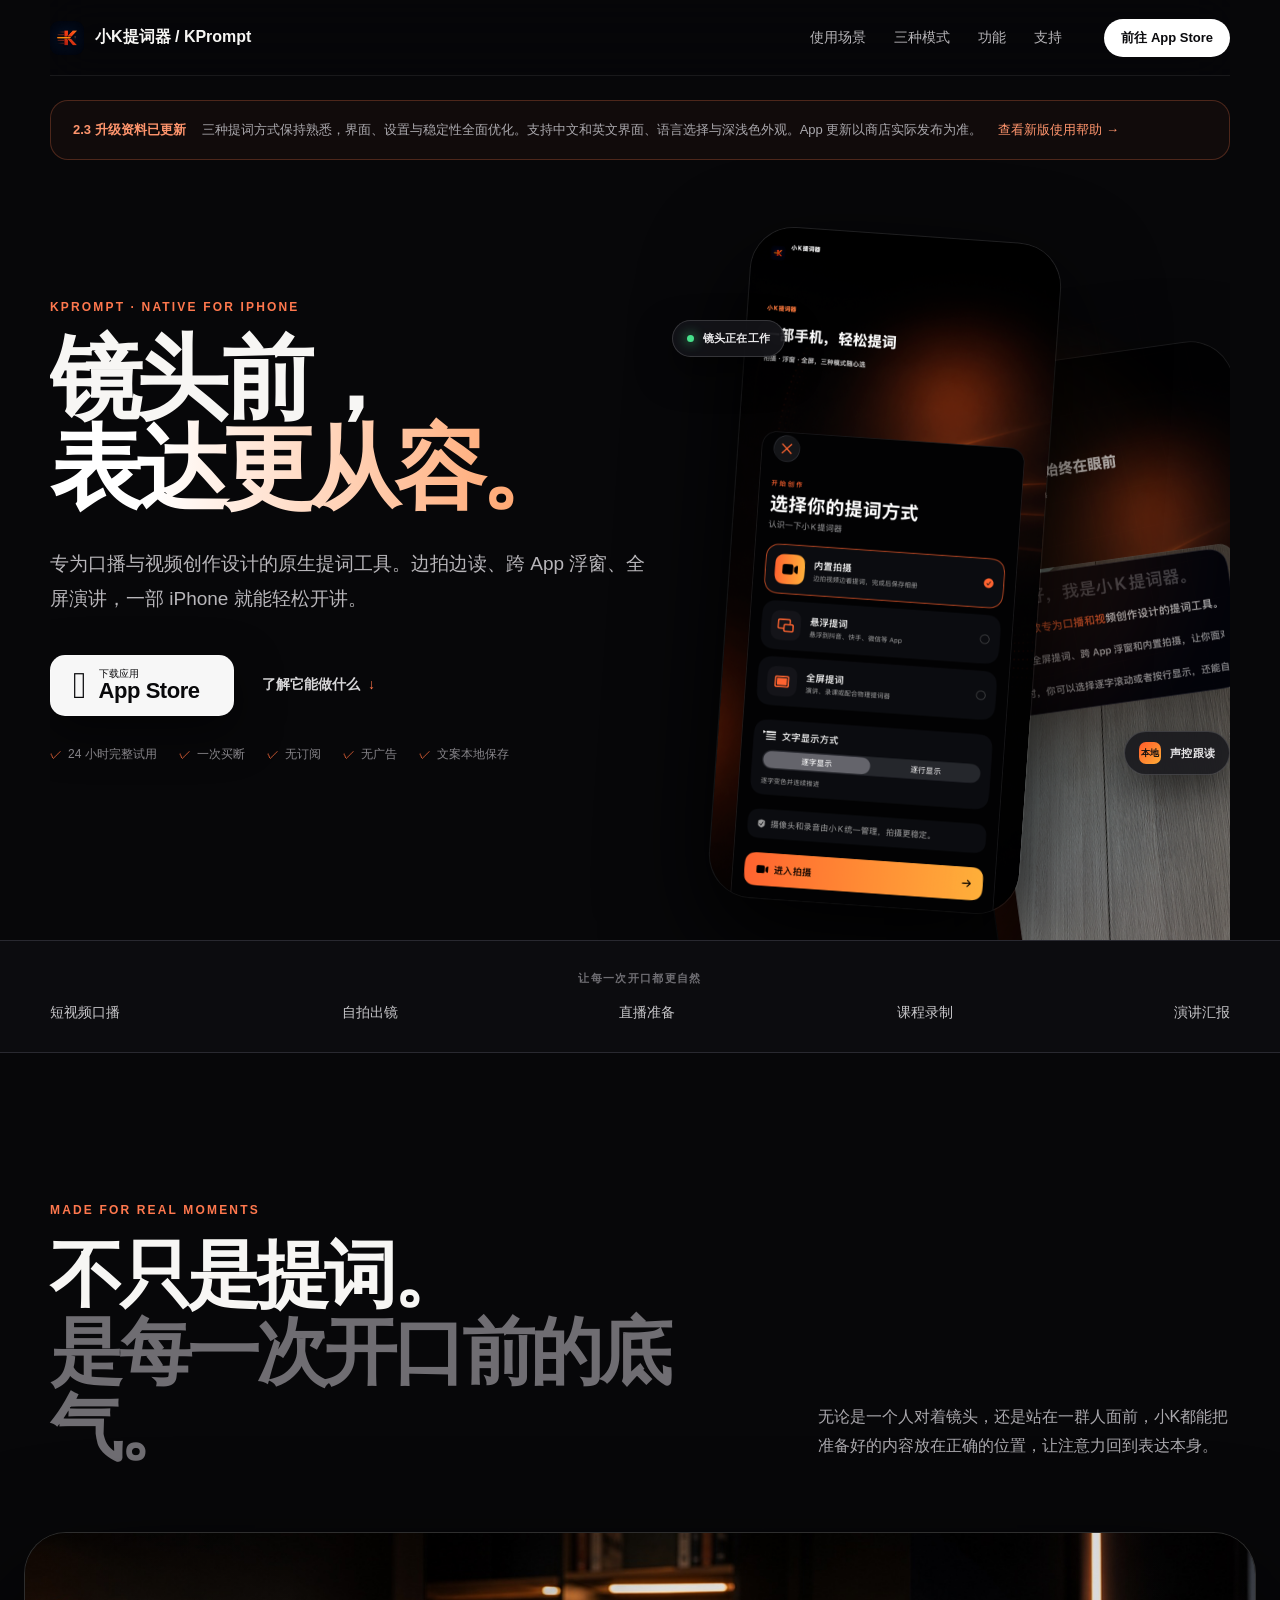
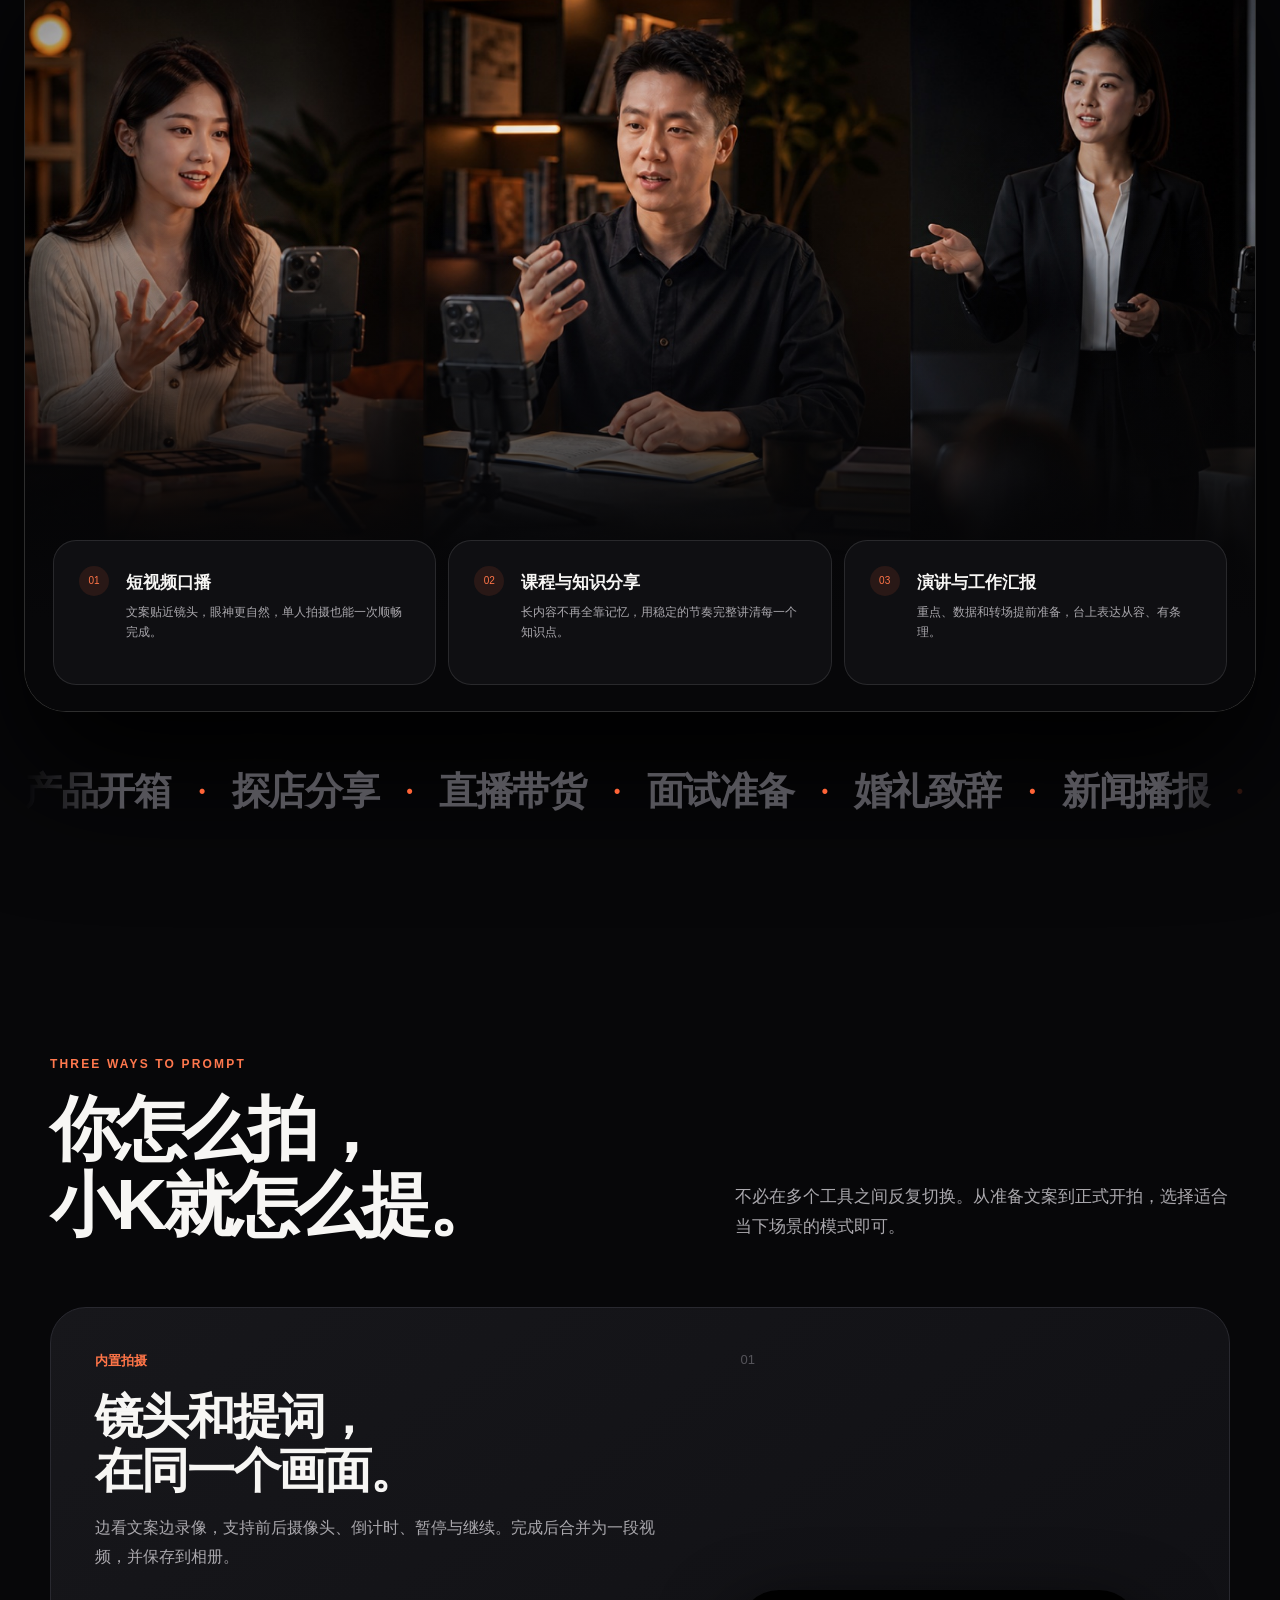
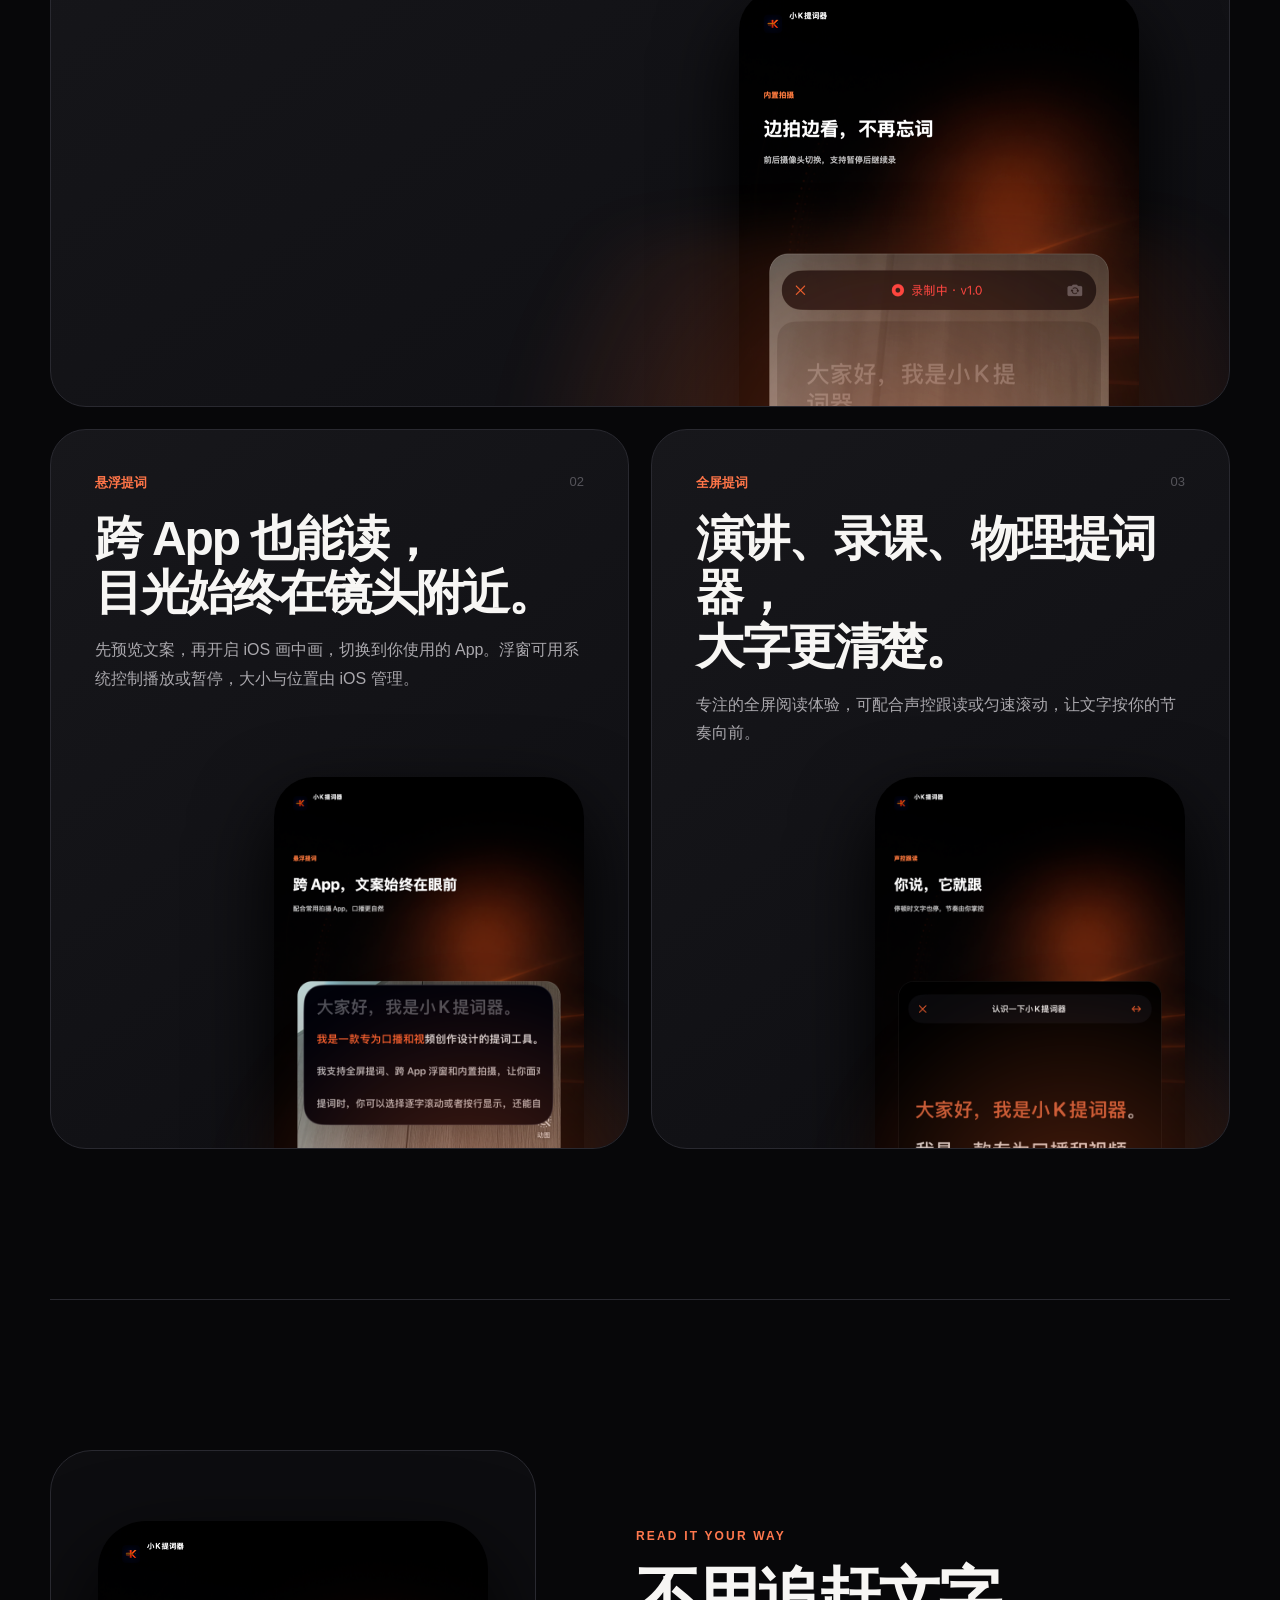
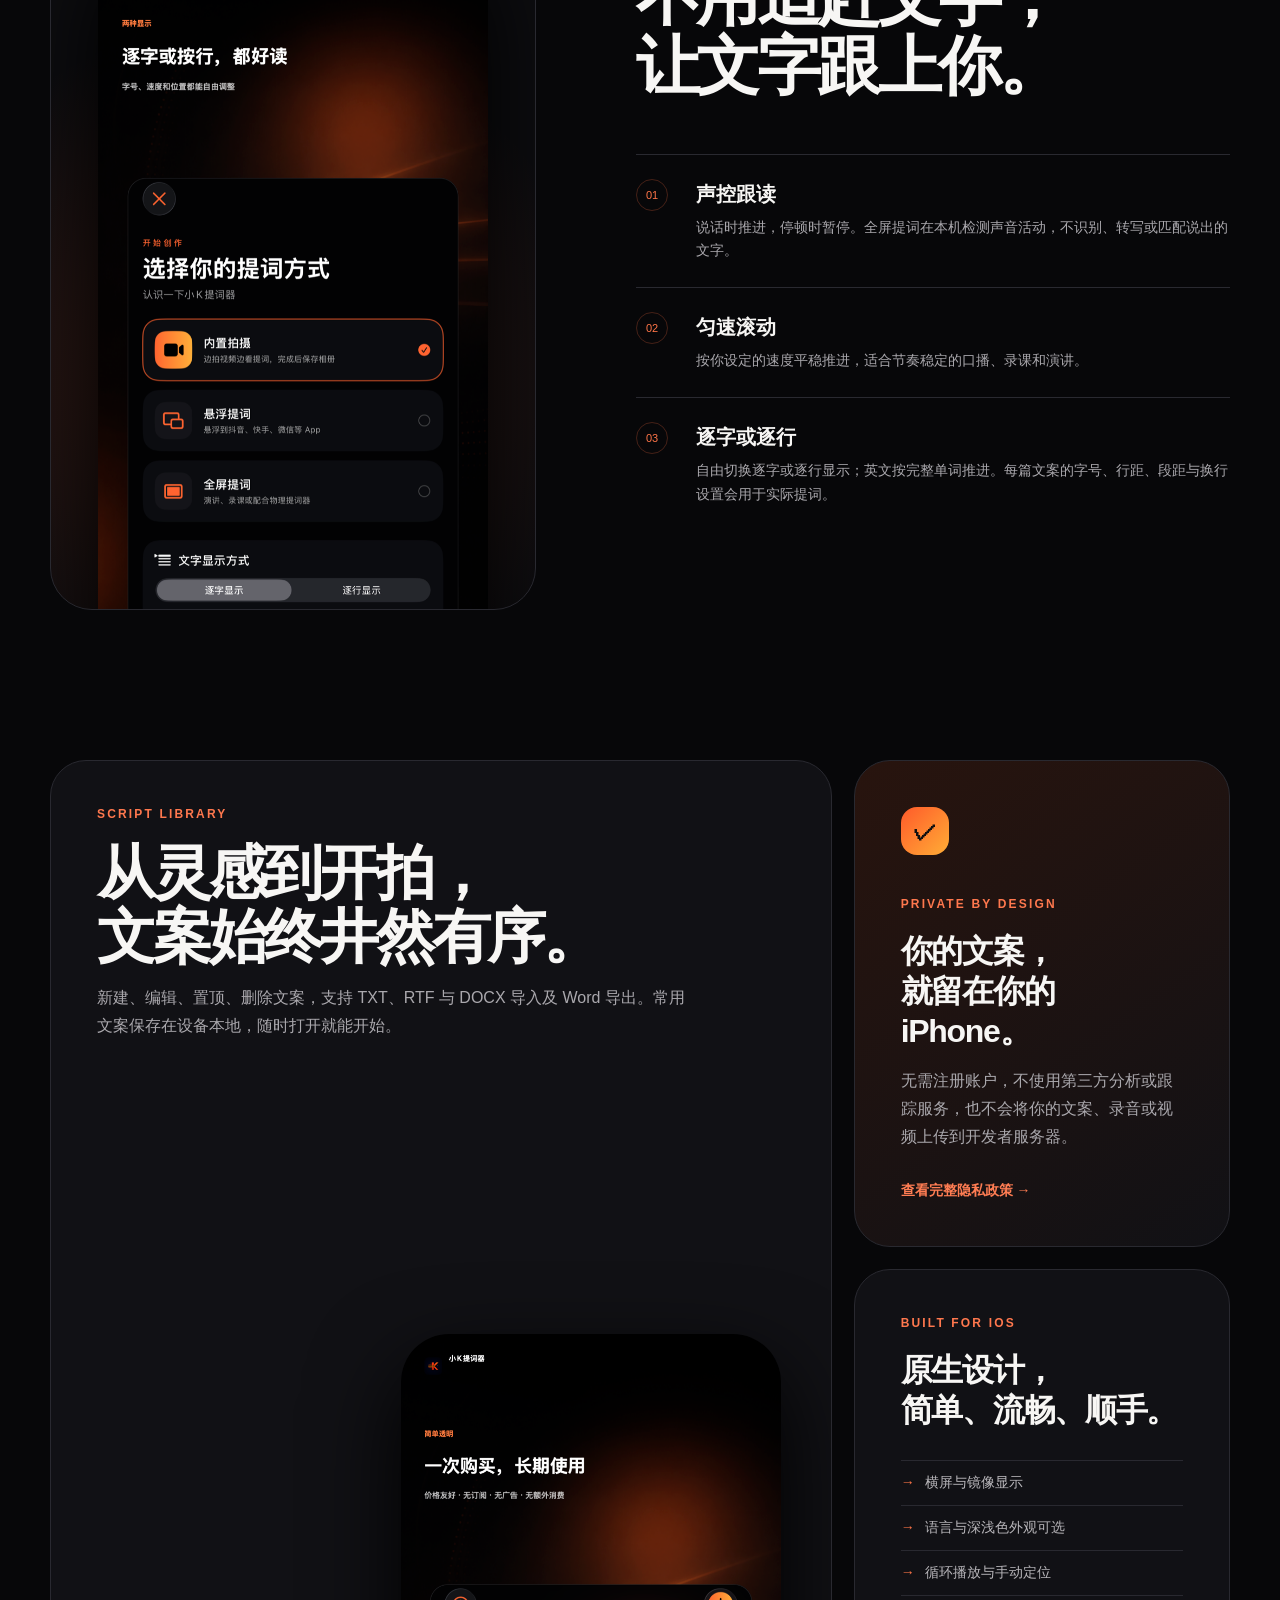
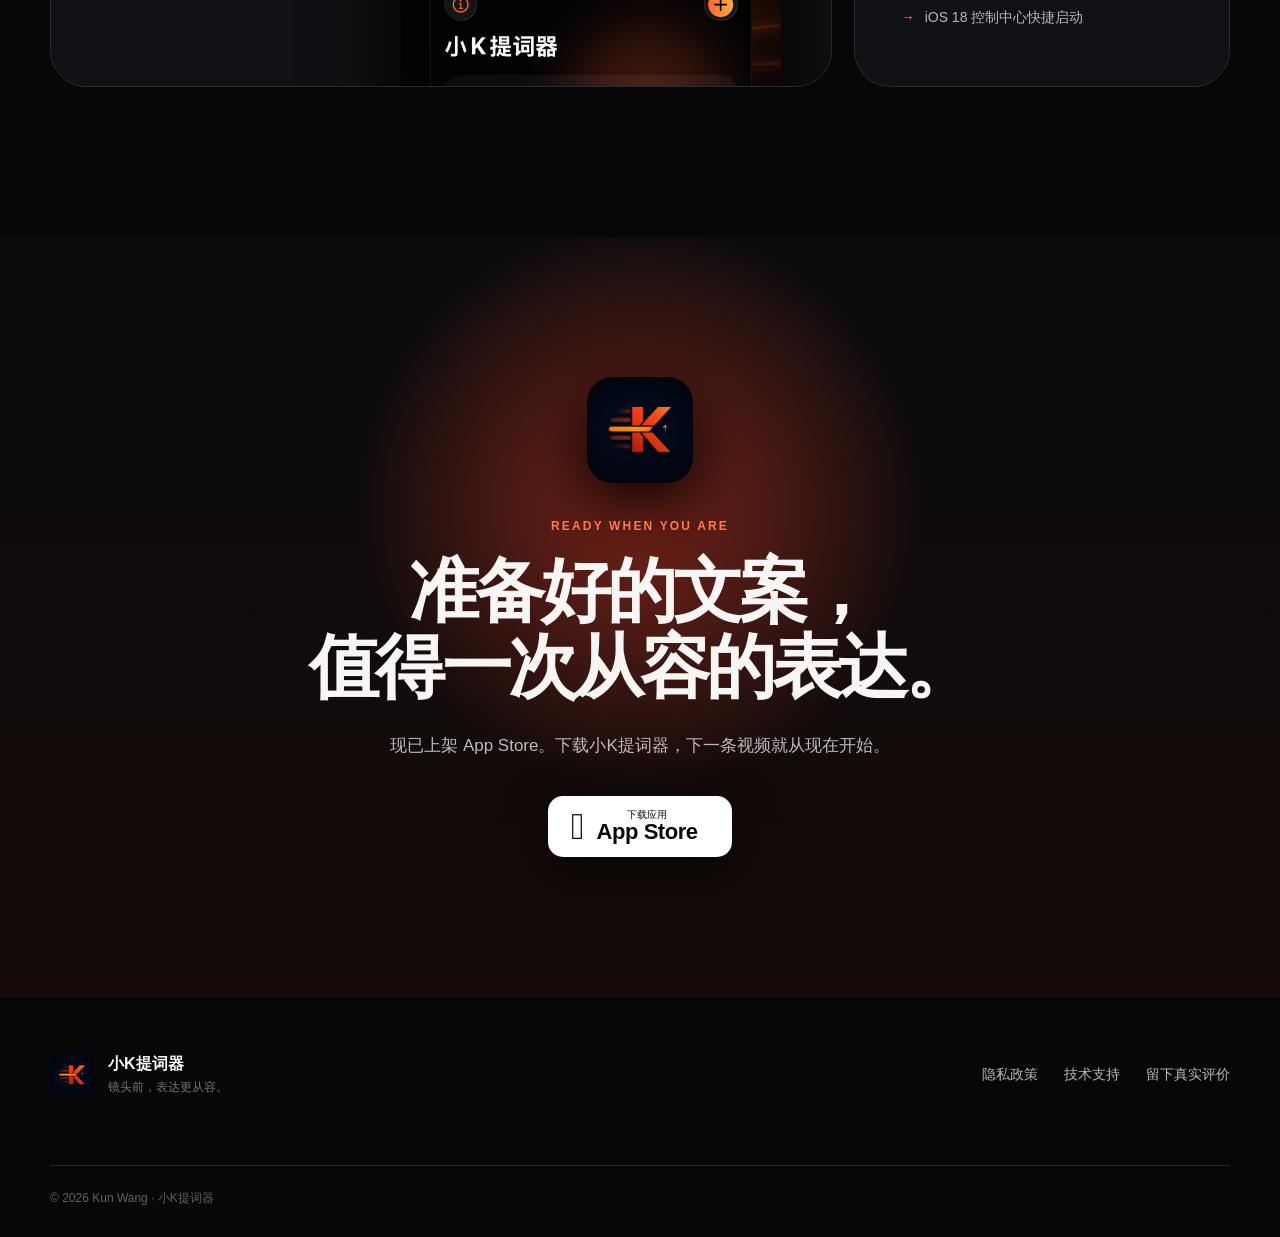
<file: index.html>
<!doctype html>
<html lang="zh-CN">
<head>
  <meta charset="utf-8">
  <meta name="viewport" content="width=device-width, initial-scale=1">
  <meta name="theme-color" content="#070709">
  <meta name="description" content="小K提词器——专为口播、拍摄、演讲与视频创作设计的 iPhone 提词工具。支持内置拍摄、跨 App 浮窗、全屏提词与声控跟读。">
  <meta name="apple-itunes-app" content="app-id=6797443756">
  <meta property="og:title" content="小K提词器｜镜头前，表达更从容">
  <meta property="og:description" content="内置拍摄、跨 App 浮窗、全屏提词，一部 iPhone 轻松开讲。">
  <title>小K提词器｜镜头前，表达更从容</title>
  <link rel="icon" href="assets/app-icon.png">
  <link rel="stylesheet" href="assets/style.css">
</head>
<body class="home">
  <header class="site-header">
    <a class="brand" href="#top" aria-label="小K提词器首页"><img src="assets/app-icon.png" alt=""><span>小K提词器 / KPrompt</span></a>
    <nav aria-label="主导航"><a href="#scenes">使用场景</a><a href="#modes">三种模式</a><a href="#features">功能</a><a href="support.html">支持</a></nav>
    <a class="nav-download" href="https://apps.apple.com/app/%E5%B0%8Fk%E6%8F%90%E8%AF%8D%E5%99%A8/id6797443756" target="_blank" rel="noopener">前往 App Store</a>
  </header>

  <main id="top">
    <aside class="release-note" aria-label="版本更新说明"><strong>2.3 升级资料已更新</strong><span>三种提词方式保持熟悉，界面、设置与稳定性全面优化。支持中文和英文界面、语言选择与深浅色外观。App 更新以商店实际发布为准。</span><a href="support.html">查看新版使用帮助 →</a></aside>
    <section class="hero-product">
      <div class="hero-copy">
        <p class="eyebrow">KPROMPT · NATIVE FOR IPHONE</p>
        <h1>镜头前，<br><span>表达更从容。</span></h1>
        <p class="hero-lead">专为口播与视频创作设计的原生提词工具。边拍边读、跨 App 浮窗、全屏演讲，一部 iPhone 就能轻松开讲。</p>
        <div class="hero-actions">
          <a class="store-button" href="https://apps.apple.com/app/%E5%B0%8Fk%E6%8F%90%E8%AF%8D%E5%99%A8/id6797443756" target="_blank" rel="noopener"><span class="apple-mark"></span><span><small>下载应用</small><strong>App Store</strong></span></a>
          <a class="text-link" href="#modes">了解它能做什么 <span>↓</span></a>
        </div>
        <ul class="hero-notes" aria-label="产品特点"><li>24 小时完整试用</li><li>一次买断</li><li>无订阅</li><li>无广告</li><li>文案本地保存</li></ul>
      </div>
      <div class="hero-visual" aria-label="小K提词器产品截图">
        <div class="orange-orbit"></div>
        <div class="hero-grid-lines" aria-hidden="true"></div>
        <img class="phone-shot phone-main" src="assets/screens/overview.png" alt="小K提词器三种提词模式选择界面">
        <img class="phone-shot phone-back" src="assets/screens/float.png" alt="小K提词器浮窗提词界面">
        <div class="float-pill pill-one"><i></i>镜头正在工作</div>
        <div class="float-pill pill-two"><b>本地</b>声控跟读</div>
      </div>
    </section>

    <section class="trust-strip" aria-label="适用场景">
      <p>让每一次开口都更自然</p>
      <div><span>短视频口播</span><span>自拍出镜</span><span>直播准备</span><span>课程录制</span><span>演讲汇报</span></div>
    </section>

    <section class="scene-section" id="scenes">
      <div class="scene-heading">
        <div><p class="eyebrow">MADE FOR REAL MOMENTS</p><h2>不只是提词。<br><em>是每一次开口前的底气。</em></h2></div>
        <p>无论是一个人对着镜头，还是站在一群人面前，小K都能把准备好的内容放在正确的位置，让注意力回到表达本身。</p>
      </div>
      <div class="scene-stage">
        <img src="assets/use-cases-v2.jpg" alt="小K提词器用于短视频口播、课程录制和演讲汇报的实际场景">
        <div class="scene-overlay" aria-hidden="true"></div>
        <div class="scene-tabs">
          <article><span>01</span><div><strong>短视频口播</strong><p>文案贴近镜头，眼神更自然，单人拍摄也能一次顺畅完成。</p></div></article>
          <article><span>02</span><div><strong>课程与知识分享</strong><p>长内容不再全靠记忆，用稳定的节奏完整讲清每一个知识点。</p></div></article>
          <article><span>03</span><div><strong>演讲与工作汇报</strong><p>重点、数据和转场提前准备，台上表达从容、有条理。</p></div></article>
        </div>
      </div>
      <div class="scenario-marquee" aria-label="更多应用场景"><div><span>产品开箱</span><i>•</i><span>探店分享</span><i>•</i><span>直播带货</span><i>•</i><span>面试准备</span><i>•</i><span>婚礼致辞</span><i>•</i><span>新闻播报</span><i>•</i><span>知识科普</span></div></div>
    </section>

    <section class="section intro" id="modes">
      <div class="section-heading">
        <p class="eyebrow">THREE WAYS TO PROMPT</p>
        <h2>你怎么拍，<br>小K就怎么提。</h2>
        <p>不必在多个工具之间反复切换。从准备文案到正式开拍，选择适合当下场景的模式即可。</p>
      </div>
      <div class="mode-grid">
        <article class="mode-card mode-featured"><div class="mode-copy"><span class="mode-number">01</span><p class="tag">内置拍摄</p><h3>镜头和提词，<br>在同一个画面。</h3><p>边看文案边录像，支持前后摄像头、倒计时、暂停与继续。完成后合并为一段视频，并保存到相册。</p></div><img src="assets/screens/shoot.png" alt="小K提词器内置拍摄功能"></article>
        <article class="mode-card"><div class="mode-copy"><span class="mode-number">02</span><p class="tag">悬浮提词</p><h3>跨 App 也能读，<br>目光始终在镜头附近。</h3><p>先预览文案，再开启 iOS 画中画，切换到你使用的 App。浮窗可用系统控制播放或暂停，大小与位置由 iOS 管理。</p></div><img src="assets/screens/float.png" alt="小K提词器跨 App 浮窗提词"></article>
        <article class="mode-card"><div class="mode-copy"><span class="mode-number">03</span><p class="tag">全屏提词</p><h3>演讲、录课、物理提词器，<br>大字更清楚。</h3><p>专注的全屏阅读体验，可配合声控跟读或匀速滚动，让文字按你的节奏向前。</p></div><img src="assets/screens/follow.png" alt="小K提词器声控跟读功能"></article>
      </div>
    </section>

    <section class="section control-section" id="features">
      <div class="control-visual"><img src="assets/screens/display.png" alt="小K提词器逐字和逐行显示设置"></div>
      <div class="control-copy">
        <p class="eyebrow">READ IT YOUR WAY</p>
        <h2>不用追赶文字，<br>让文字跟上你。</h2>
        <div class="feature-list">
          <article><span>01</span><div><h3>声控跟读</h3><p>说话时推进，停顿时暂停。全屏提词在本机检测声音活动，不识别、转写或匹配说出的文字。</p></div></article>
          <article><span>02</span><div><h3>匀速滚动</h3><p>按你设定的速度平稳推进，适合节奏稳定的口播、录课和演讲。</p></div></article>
          <article><span>03</span><div><h3>逐字或逐行</h3><p>自由切换逐字或逐行显示；英文按完整单词推进。每篇文案的字号、行距、段距与换行设置会用于实际提词。</p></div></article>
        </div>
      </div>
    </section>

    <section class="section feature-bento">
      <article class="bento-wide"><p class="eyebrow">SCRIPT LIBRARY</p><h2>从灵感到开拍，<br>文案始终井然有序。</h2><p>新建、编辑、置顶、删除文案，支持 TXT、RTF 与 DOCX 导入及 Word 导出。常用文案保存在设备本地，随时打开就能开始。</p><img src="assets/screens/simple.png" alt="小K提词器本地文案库"></article>
      <article class="privacy-card"><div class="shield">✓</div><p class="eyebrow">PRIVATE BY DESIGN</p><h3>你的文案，<br>就留在你的 iPhone。</h3><p>无需注册账户，不使用第三方分析或跟踪服务，也不会将你的文案、录音或视频上传到开发者服务器。</p><a href="privacy.html">查看完整隐私政策 →</a></article>
      <article class="detail-card"><p class="eyebrow">BUILT FOR IOS</p><h3>原生设计，<br>简单、流畅、顺手。</h3><ul><li>横屏与镜像显示</li><li>语言与深浅色外观可选</li><li>循环播放与手动定位</li><li>iOS 18 控制中心快捷启动</li></ul></article>
    </section>

    <section class="download-section">
      <img src="assets/app-icon.png" alt="小K提词器图标">
      <p class="eyebrow">READY WHEN YOU ARE</p>
      <h2>准备好的文案，<br>值得一次从容的表达。</h2>
      <p>现已上架 App Store。下载小K提词器，下一条视频就从现在开始。</p>
      <a class="store-button light" href="https://apps.apple.com/app/%E5%B0%8Fk%E6%8F%90%E8%AF%8D%E5%99%A8/id6797443756" target="_blank" rel="noopener"><span class="apple-mark"></span><span><small>下载应用</small><strong>App Store</strong></span></a>
    </section>
  </main>

  <footer class="site-footer"><div class="footer-brand"><img src="assets/app-icon.png" alt=""><div><strong>小K提词器</strong><span>镜头前，表达更从容。</span></div></div><div class="footer-links"><a href="privacy.html">隐私政策</a><a href="support.html">技术支持</a><a href="https://apps.apple.com/app/id6797443756?action=write-review">留下真实评价</a></div><p class="copyright">© 2026 Kun Wang · 小K提词器</p></footer>
</body>
</html>
</file>
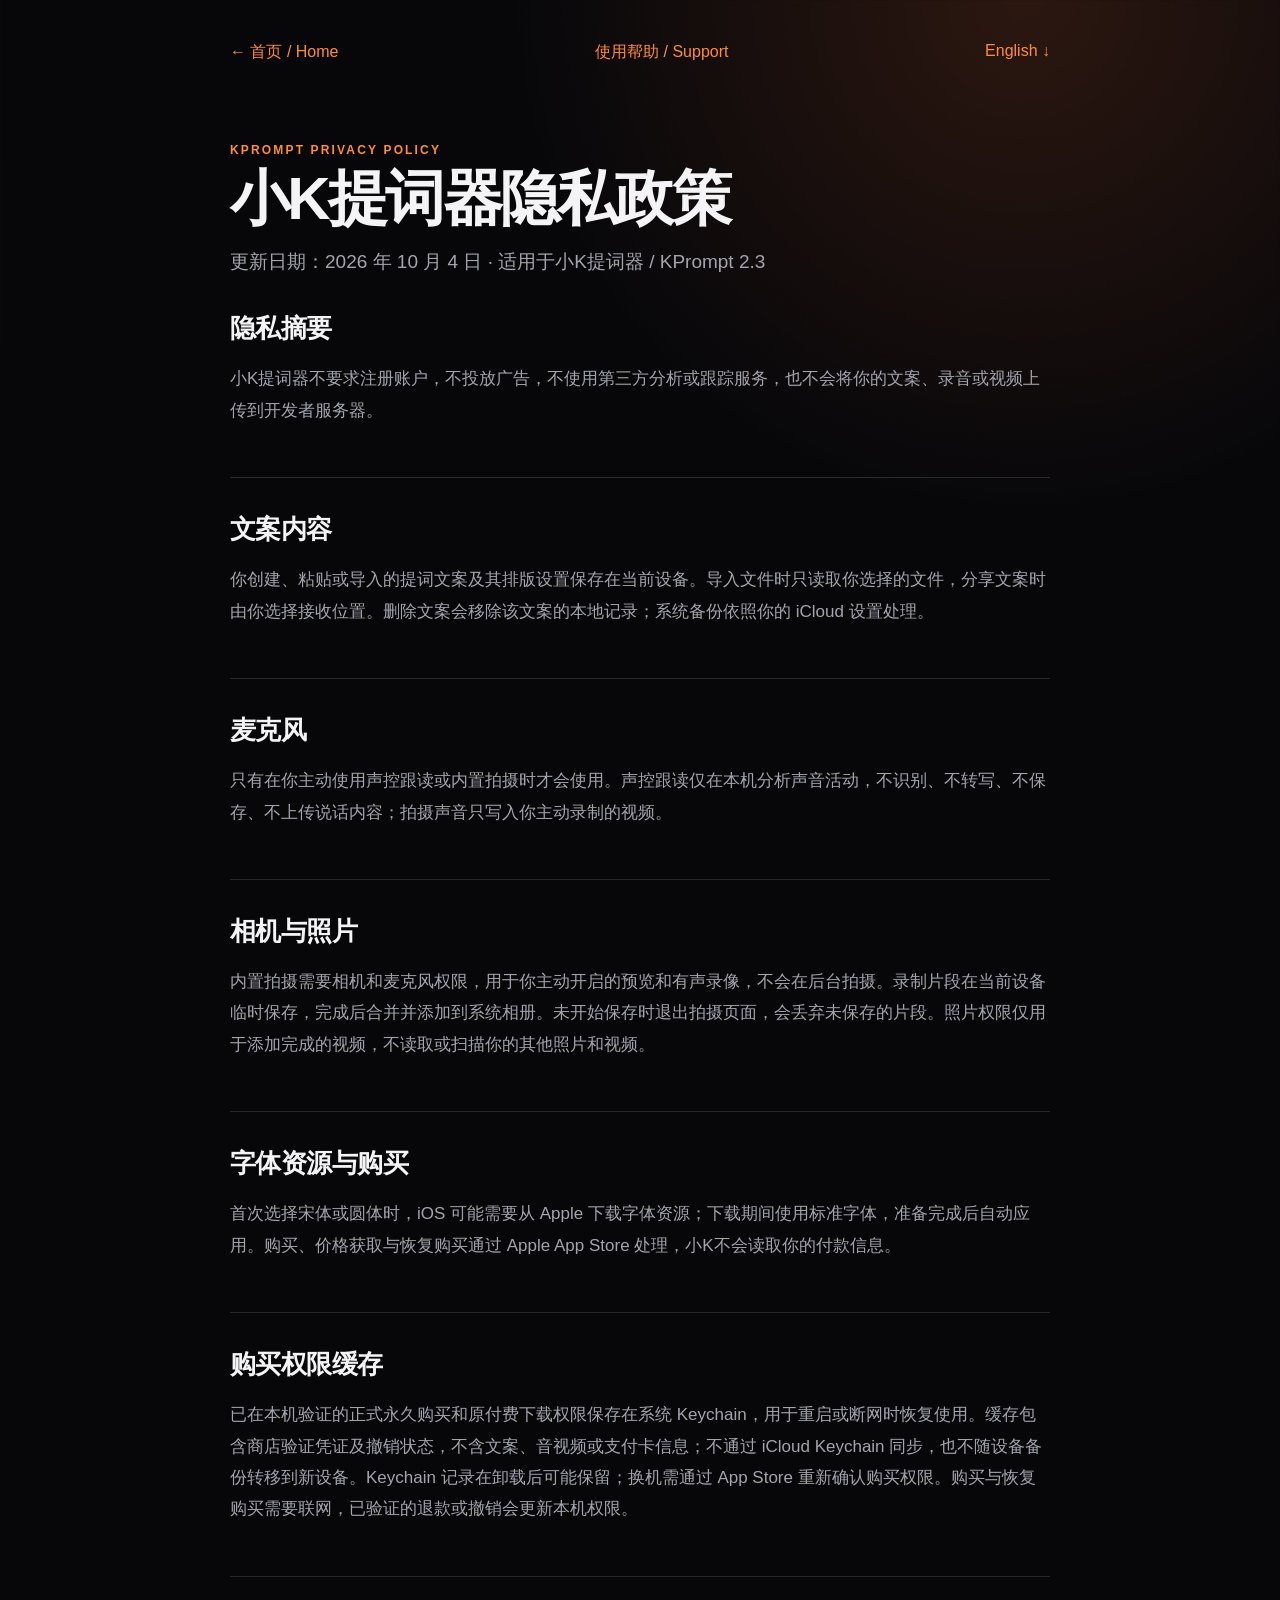
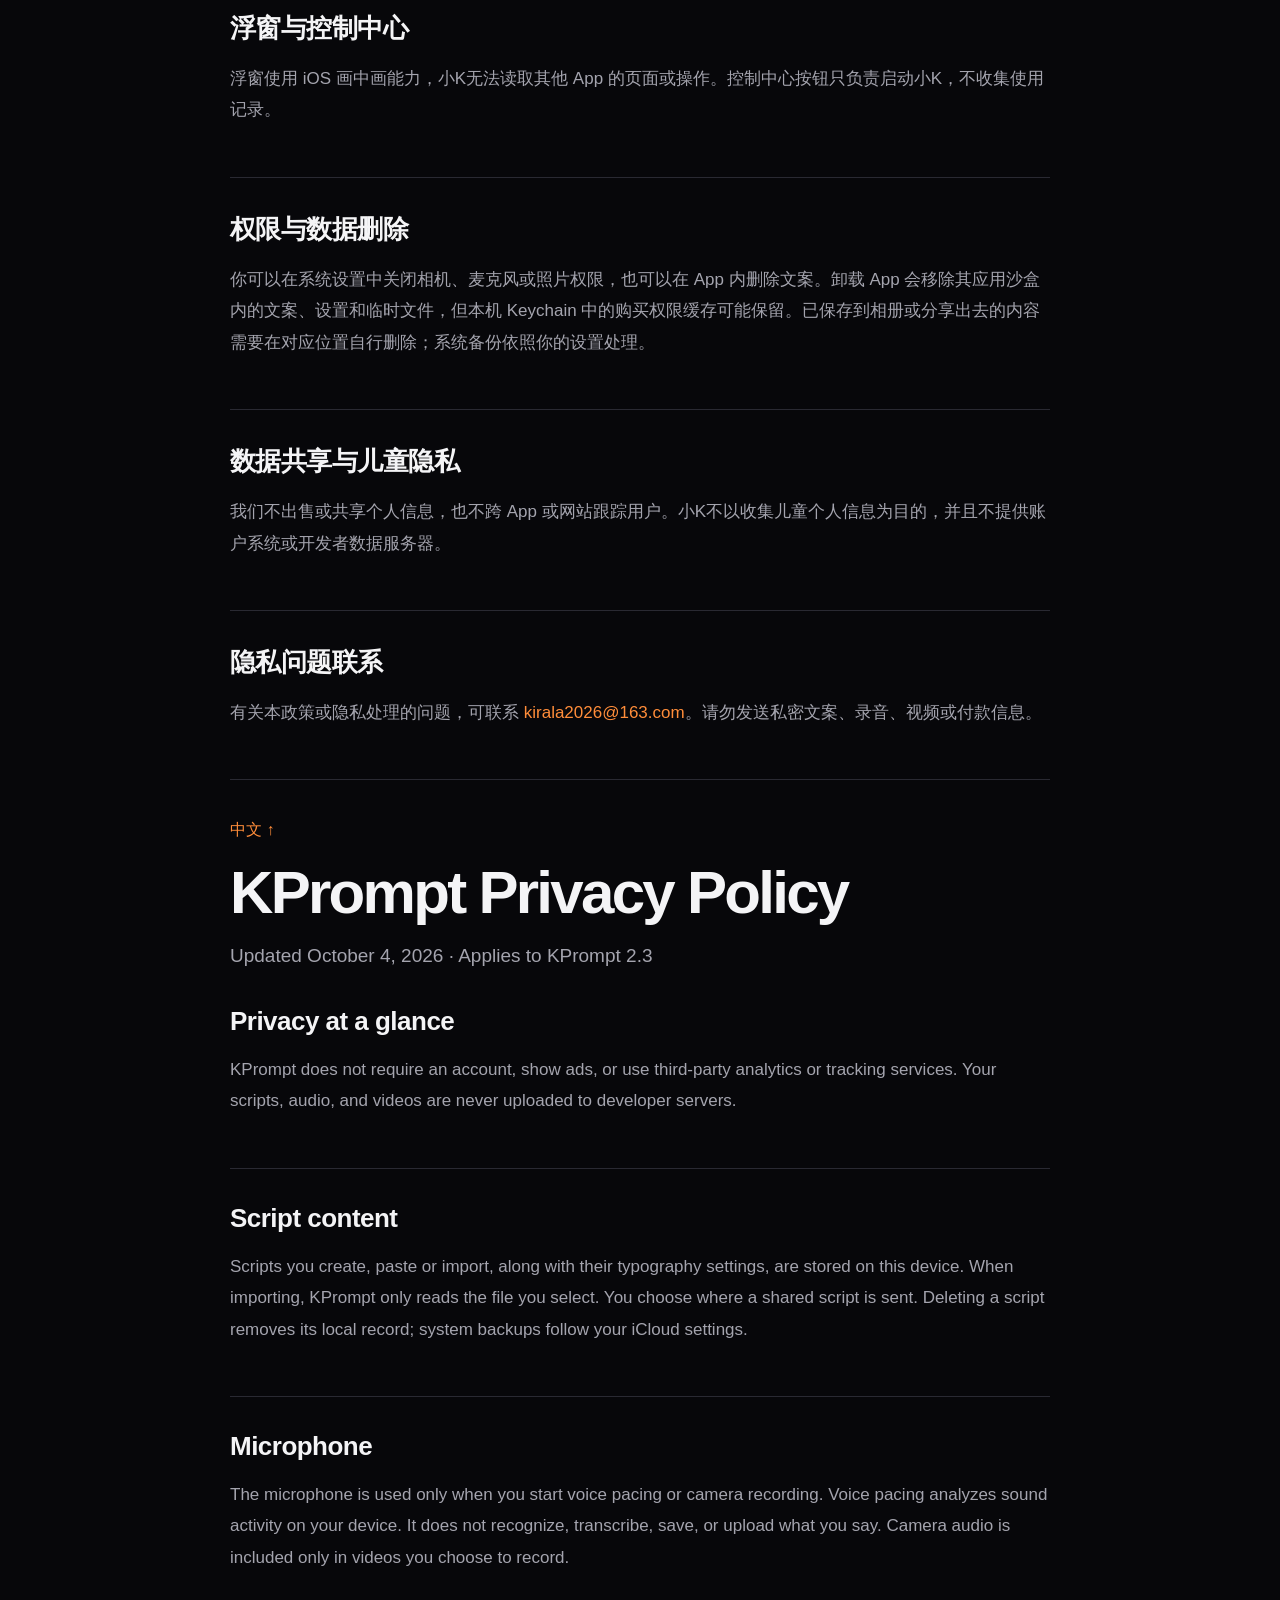
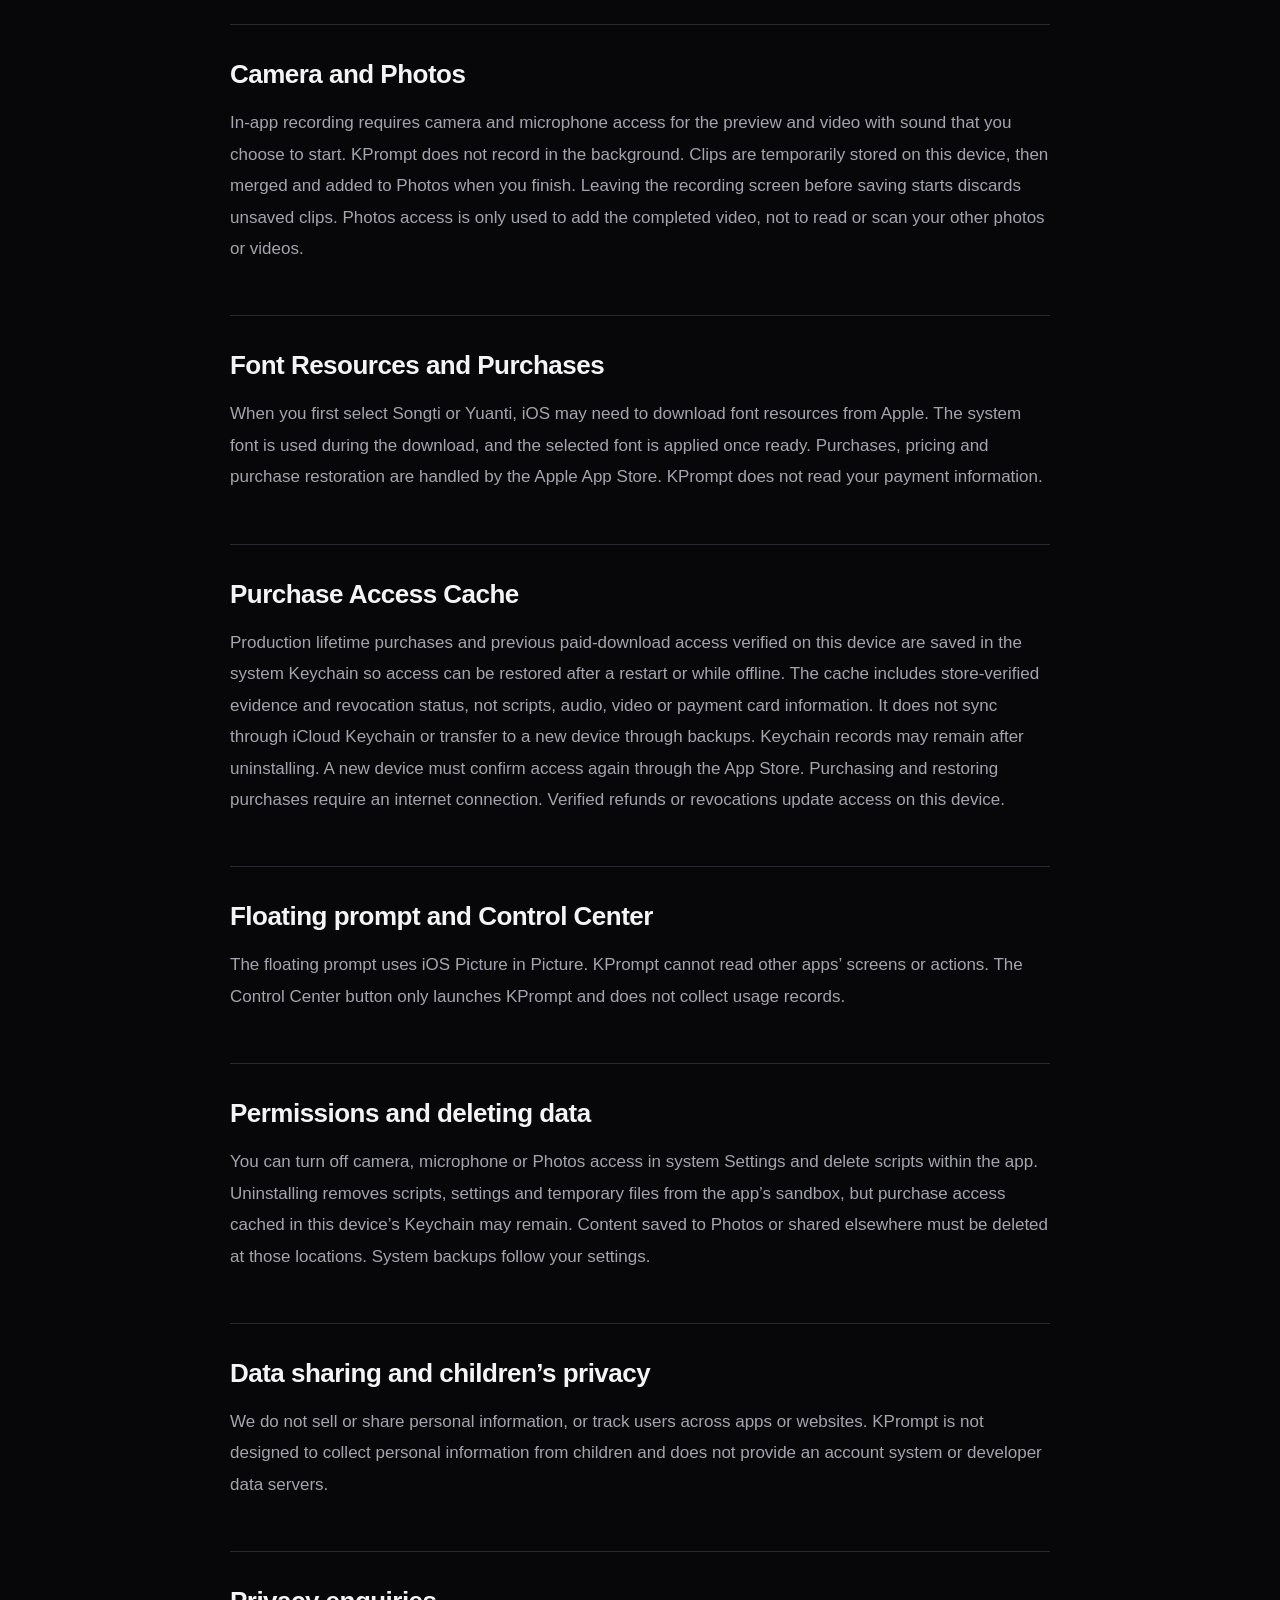
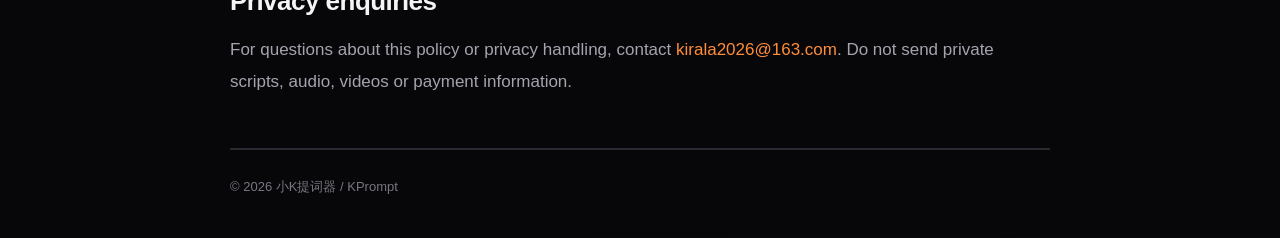
<file: privacy.html>
<!doctype html>
<html lang="zh-CN">
<head>
  <meta charset="utf-8">
  <meta name="viewport" content="width=device-width, initial-scale=1">
  <meta name="theme-color" content="#0a0a0f">
  <meta name="description" content="小K提词器 / KPrompt 2.3 中英隐私政策，包含本地文案与设备 Keychain 购买权限缓存">
  <title>隐私政策 / Privacy｜小K提词器 / KPrompt</title>
  <link rel="stylesheet" href="assets/support-2.3.css">
</head>
<body>
  <main class="shell document">
    <nav aria-label="页面导航"><a href="index.html">← 首页 / Home</a><a href="support.html">使用帮助 / Support</a><a href="#english" lang="en">English ↓</a></nav>
    <p class="eyebrow">KPROMPT PRIVACY POLICY</p>
    <h1 id="chinese">小K提词器隐私政策</h1>
    <p class="updated">更新日期：2026 年 10 月 4 日 · 适用于小K提词器 / KPrompt 2.3</p>
    <section>
      <h2>隐私摘要</h2>
      <p>小K提词器不要求注册账户，不投放广告，不使用第三方分析或跟踪服务，也不会将你的文案、录音或视频上传到开发者服务器。</p>
    </section>
    <section>
      <h2>文案内容</h2>
      <p>你创建、粘贴或导入的提词文案及其排版设置保存在当前设备。导入文件时只读取你选择的文件，分享文案时由你选择接收位置。删除文案会移除该文案的本地记录；系统备份依照你的 iCloud 设置处理。</p>
    </section>
    <section>
      <h2>麦克风</h2>
      <p>只有在你主动使用声控跟读或内置拍摄时才会使用。声控跟读仅在本机分析声音活动，不识别、不转写、不保存、不上传说话内容；拍摄声音只写入你主动录制的视频。</p>
    </section>
    <section>
      <h2>相机与照片</h2>
      <p>内置拍摄需要相机和麦克风权限，用于你主动开启的预览和有声录像，不会在后台拍摄。录制片段在当前设备临时保存，完成后合并并添加到系统相册。未开始保存时退出拍摄页面，会丢弃未保存的片段。照片权限仅用于添加完成的视频，不读取或扫描你的其他照片和视频。</p>
    </section>
    <section>
      <h2>字体资源与购买</h2>
      <p>首次选择宋体或圆体时，iOS 可能需要从 Apple 下载字体资源；下载期间使用标准字体，准备完成后自动应用。购买、价格获取与恢复购买通过 Apple App Store 处理，小K不会读取你的付款信息。</p>
    </section>
    <section>
      <h2>购买权限缓存</h2>
      <p>已在本机验证的正式永久购买和原付费下载权限保存在系统 Keychain，用于重启或断网时恢复使用。缓存包含商店验证凭证及撤销状态，不含文案、音视频或支付卡信息；不通过 iCloud Keychain 同步，也不随设备备份转移到新设备。Keychain 记录在卸载后可能保留；换机需通过 App Store 重新确认购买权限。购买与恢复购买需要联网，已验证的退款或撤销会更新本机权限。</p>
    </section>
    <section>
      <h2>浮窗与控制中心</h2>
      <p>浮窗使用 iOS 画中画能力，小K无法读取其他 App 的页面或操作。控制中心按钮只负责启动小K，不收集使用记录。</p>
    </section>
    <section>
      <h2>权限与数据删除</h2>
      <p>你可以在系统设置中关闭相机、麦克风或照片权限，也可以在 App 内删除文案。卸载 App 会移除其应用沙盒内的文案、设置和临时文件，但本机 Keychain 中的购买权限缓存可能保留。已保存到相册或分享出去的内容需要在对应位置自行删除；系统备份依照你的设置处理。</p>
    </section>
    <section>
      <h2>数据共享与儿童隐私</h2>
      <p>我们不出售或共享个人信息，也不跨 App 或网站跟踪用户。小K不以收集儿童个人信息为目的，并且不提供账户系统或开发者数据服务器。</p>
    </section>
    <section>
      <h2>隐私问题联系</h2>
      <p>有关本政策或隐私处理的问题，可联系 <a href="mailto:kirala2026@163.com">kirala2026@163.com</a>。请勿发送私密文案、录音、视频或付款信息。</p>
    </section>
    <div id="english" lang="en">
      <a href="#chinese">中文 ↑</a>
      <h1>KPrompt Privacy Policy</h1>
      <p class="updated">Updated October 4, 2026 · Applies to KPrompt 2.3</p>
    <section>
      <h2>Privacy at a glance</h2>
      <p>KPrompt does not require an account, show ads, or use third-party analytics or tracking services. Your scripts, audio, and videos are never uploaded to developer servers.</p>
    </section>
    <section>
      <h2>Script content</h2>
      <p>Scripts you create, paste or import, along with their typography settings, are stored on this device. When importing, KPrompt only reads the file you select. You choose where a shared script is sent. Deleting a script removes its local record; system backups follow your iCloud settings.</p>
    </section>
    <section>
      <h2>Microphone</h2>
      <p>The microphone is used only when you start voice pacing or camera recording. Voice pacing analyzes sound activity on your device. It does not recognize, transcribe, save, or upload what you say. Camera audio is included only in videos you choose to record.</p>
    </section>
    <section>
      <h2>Camera and Photos</h2>
      <p>In-app recording requires camera and microphone access for the preview and video with sound that you choose to start. KPrompt does not record in the background. Clips are temporarily stored on this device, then merged and added to Photos when you finish. Leaving the recording screen before saving starts discards unsaved clips. Photos access is only used to add the completed video, not to read or scan your other photos or videos.</p>
    </section>
    <section>
      <h2>Font Resources and Purchases</h2>
      <p>When you first select Songti or Yuanti, iOS may need to download font resources from Apple. The system font is used during the download, and the selected font is applied once ready. Purchases, pricing and purchase restoration are handled by the Apple App Store. KPrompt does not read your payment information.</p>
    </section>
    <section>
      <h2>Purchase Access Cache</h2>
      <p>Production lifetime purchases and previous paid-download access verified on this device are saved in the system Keychain so access can be restored after a restart or while offline. The cache includes store-verified evidence and revocation status, not scripts, audio, video or payment card information. It does not sync through iCloud Keychain or transfer to a new device through backups. Keychain records may remain after uninstalling. A new device must confirm access again through the App Store. Purchasing and restoring purchases require an internet connection. Verified refunds or revocations update access on this device.</p>
    </section>
    <section>
      <h2>Floating prompt and Control Center</h2>
      <p>The floating prompt uses iOS Picture in Picture. KPrompt cannot read other apps’ screens or actions. The Control Center button only launches KPrompt and does not collect usage records.</p>
    </section>
    <section>
      <h2>Permissions and deleting data</h2>
      <p>You can turn off camera, microphone or Photos access in system Settings and delete scripts within the app. Uninstalling removes scripts, settings and temporary files from the app’s sandbox, but purchase access cached in this device’s Keychain may remain. Content saved to Photos or shared elsewhere must be deleted at those locations. System backups follow your settings.</p>
    </section>
    <section>
      <h2>Data sharing and children’s privacy</h2>
      <p>We do not sell or share personal information, or track users across apps or websites. KPrompt is not designed to collect personal information from children and does not provide an account system or developer data servers.</p>
    </section>
    <section>
      <h2>Privacy enquiries</h2>
      <p>For questions about this policy or privacy handling, contact <a href="mailto:kirala2026@163.com">kirala2026@163.com</a>. Do not send private scripts, audio, videos or payment information.</p>
    </section>
    </div>
    <footer>© 2026 小K提词器 / KPrompt</footer>
  </main>
</body>
</html>
</file>
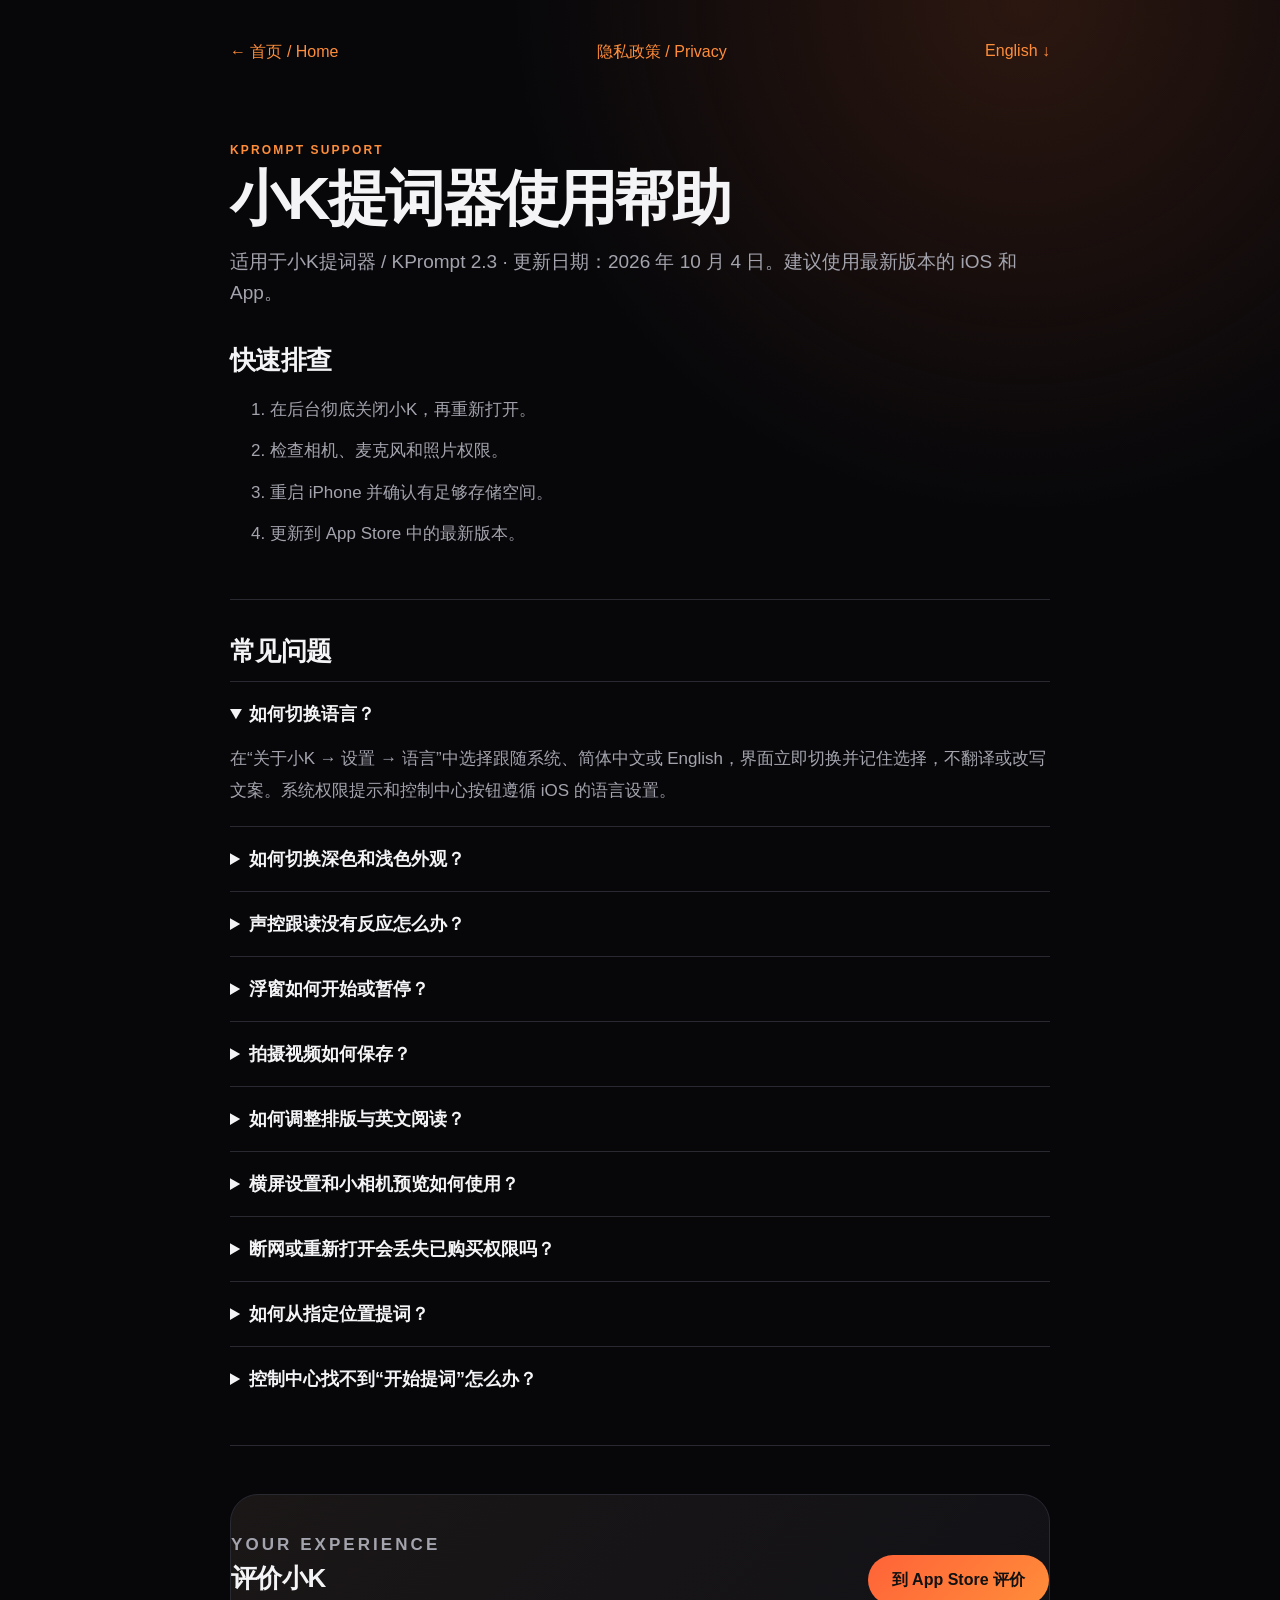
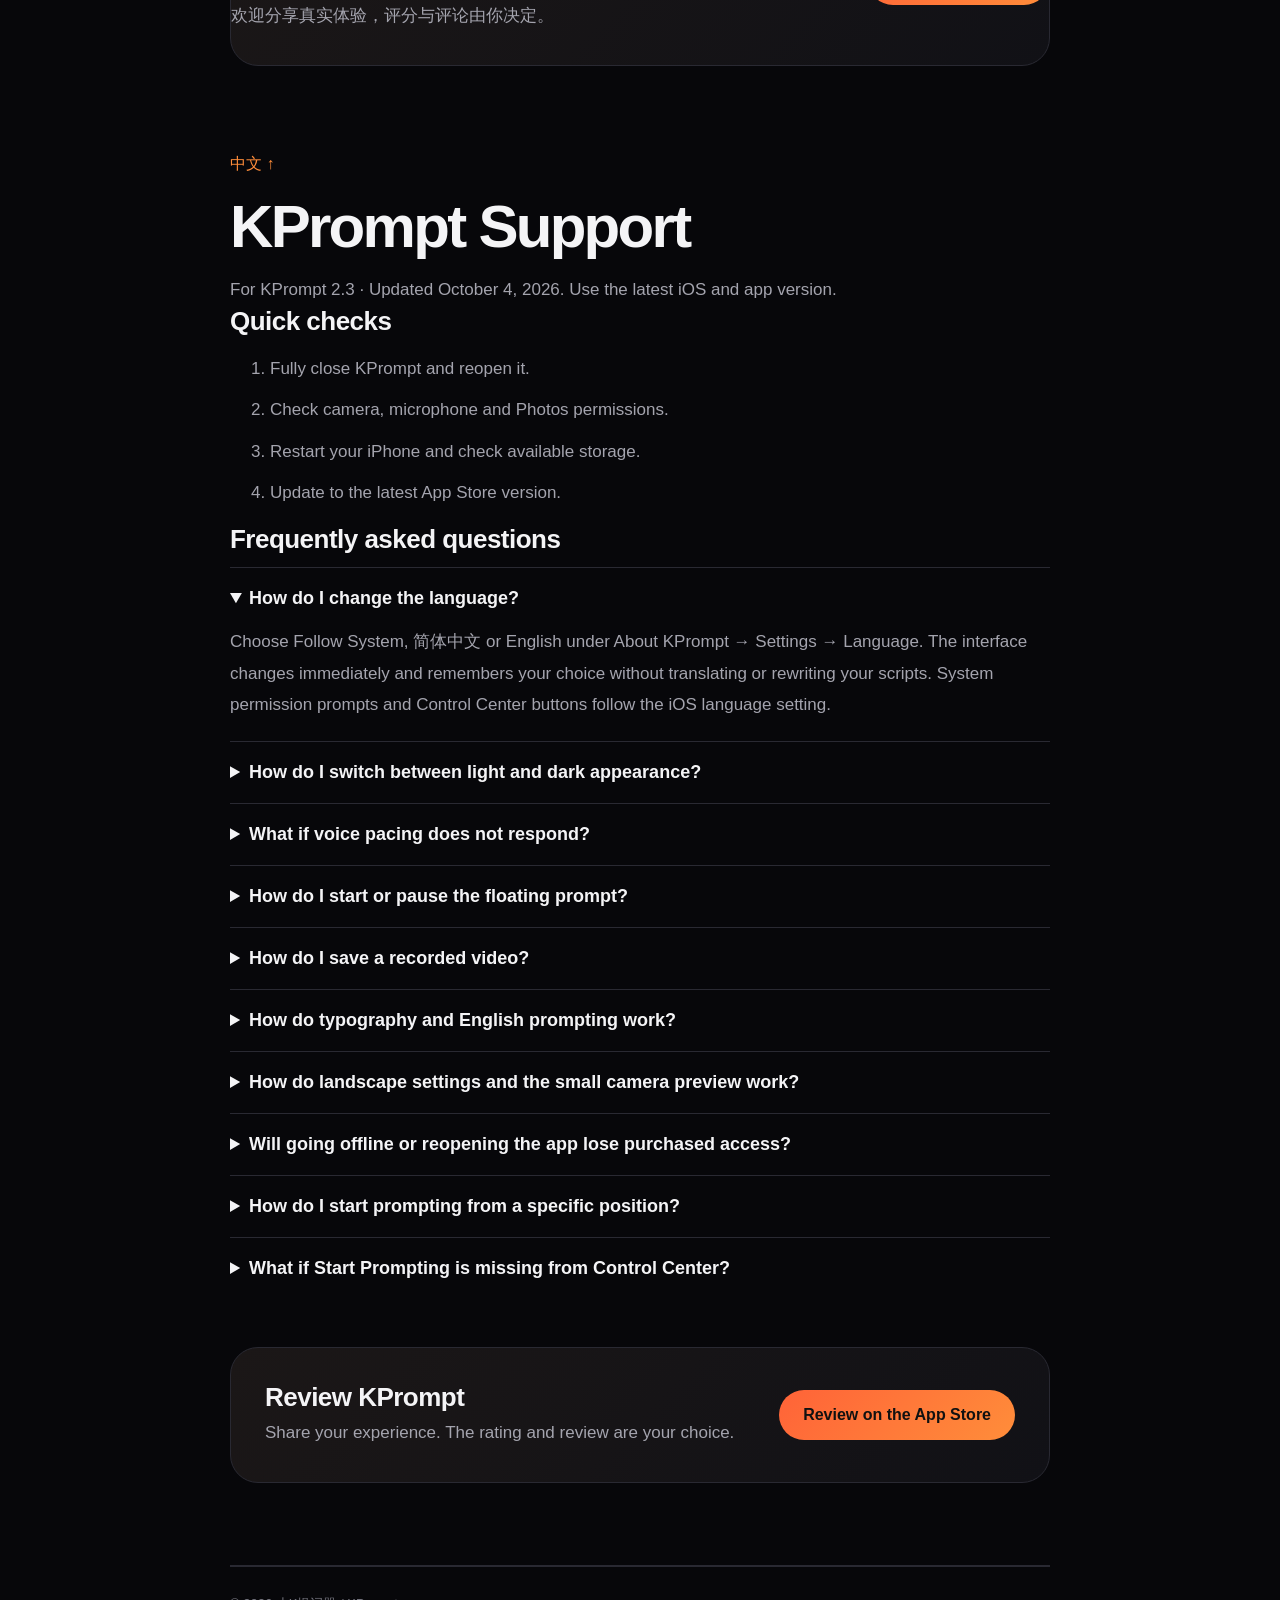
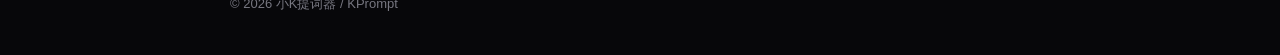
<file: support.html>
<!doctype html>
<html lang="zh-CN">
<head>
  <meta charset="utf-8">
  <meta name="viewport" content="width=device-width, initial-scale=1">
  <meta name="theme-color" content="#0a0a0f">
  <meta name="description" content="小K提词器 / KPrompt 2.3 中英文帮助：语言、深浅色、提词、购买恢复与权限">
  <title>使用帮助 / Support｜小K提词器 / KPrompt</title>
  <link rel="stylesheet" href="assets/support-2.3.css">
</head>
<body>
  <main class="shell document">
    <nav aria-label="页面导航"><a href="index.html">← 首页 / Home</a><a href="privacy.html">隐私政策 / Privacy</a><a href="#english" lang="en">English ↓</a></nav>
    <p class="eyebrow">KPROMPT SUPPORT</p>
    <h1 id="chinese">小K提词器使用帮助</h1>
    <p class="updated">适用于小K提词器 / KPrompt 2.3 · 更新日期：2026 年 10 月 4 日。建议使用最新版本的 iOS 和 App。</p>
    <section>
      <h2>快速排查</h2>
      <ol><li>在后台彻底关闭小K，再重新打开。</li><li>检查相机、麦克风和照片权限。</li><li>重启 iPhone 并确认有足够存储空间。</li><li>更新到 App Store 中的最新版本。</li></ol>
    </section>
    <section class="faq" aria-label="常见问题">
      <h2>常见问题</h2>
      <details open><summary>如何切换语言？</summary><p>在“关于小K → 设置 → 语言”中选择跟随系统、简体中文或 English，界面立即切换并记住选择，不翻译或改写文案。系统权限提示和控制中心按钮遵循 iOS 的语言设置。</p></details>
      <details><summary>如何切换深色和浅色外观？</summary><p>在“关于小K → 设置 → 外观”中选择跟随系统、浅色或深色。整个 App 立即应用并保存选择；跟随系统按 iPhone 的设置自动切换。提词文字色、底色与透明度仍在提词设置中单独调整。</p></details>
      <details><summary>声控跟读没有反应怎么办？</summary><p>声控跟读仅在全屏提词中提供，根据设备本地的声音活动推进，不识别、转写或匹配所说的文字。请允许麦克风权限，在安静环境中调整跟读灵敏度；其他 App 占用麦克风时会暂时匀速推进。</p></details>
      <details><summary>浮窗如何开始或暂停？</summary><p>先在悬浮准备页查看预览，再点击“开始悬浮”。轻点系统画中画窗口显示播放或暂停控制，暂停保留当前进度。请在真机使用，并确认 iOS 画中画已启用；窗口的大小和位置由系统管理。</p></details>
      <details><summary>拍摄视频如何保存？</summary><p>内置拍摄需要相机和麦克风权限。录制可暂停并继续，结束并保存后合并为一段视频。请允许向照片图库添加内容并检查剩余空间，等待保存完成再退出。保存开始前退出会丢弃未保存片段。</p></details>
      <details><summary>如何调整排版与英文阅读？</summary><p>在文案编辑页打开“排版”，分别保存每篇文案的字体、字号、行距、段距、字距和每行最多字数。宋体或圆体首次使用可能需要从 Apple 下载字体。中文按字、英文按整词推进与高亮；英文速度为词/秒，中英混排仍保持英文词完整。</p></details>
      <details><summary>横屏设置和小相机预览如何使用？</summary><p>镜像、方向和显示可直接点按切换；字号、节奏、补光与配色打开紧凑面板，横屏保持约半屏浮层。开启屏幕补光后，小相机预览可拖动并保存位置。</p></details>
      <details><summary>断网或重新打开会丢失已购买权限吗？</summary><p>本机已确认的正式永久购买会保存在系统 Keychain，重启或断网仍可使用；后台获取价格和商店记录不阻塞已确认权限。24 小时试用不会自动扣费或因重启重新计时。购买与恢复购买需联网；新设备请使用原 Apple 账户恢复购买。已验证的退款或撤销会更新权限。</p></details>
      <details><summary>如何从指定位置提词？</summary><p>暂停后使用上一段、下一段或回到开头控制位置，也可手动选择希望开始的文字位置，再继续提词。</p></details>
      <details><summary>控制中心找不到“开始提词”怎么办？</summary><p>该功能需要 iOS 18 或更高版本。先打开一次小K，再进入控制中心编辑界面，搜索“小K提词器”或“开始提词”并添加。</p></details>
    </section>
    <section class="contact compact">
      <div><p class="eyebrow">YOUR EXPERIENCE</p><h2>评价小K</h2><p>欢迎分享真实体验，评分与评论由你决定。</p></div>
      <a class="button" href="https://apps.apple.com/app/id6797443756?action=write-review">到 App Store 评价</a>
    </section>
    <section id="english" lang="en">
      <a href="#chinese">中文 ↑</a>
      <h1>KPrompt Support</h1>
      <p class="updated">For KPrompt 2.3 · Updated October 4, 2026. Use the latest iOS and app version.</p>
      <h2>Quick checks</h2>
      <ol><li>Fully close KPrompt and reopen it.</li><li>Check camera, microphone and Photos permissions.</li><li>Restart your iPhone and check available storage.</li><li>Update to the latest App Store version.</li></ol>
      <div class="faq" aria-label="Frequently asked questions">
        <h2>Frequently asked questions</h2>
      <details open><summary>How do I change the language?</summary><p>Choose Follow System, 简体中文 or English under About KPrompt → Settings → Language. The interface changes immediately and remembers your choice without translating or rewriting your scripts. System permission prompts and Control Center buttons follow the iOS language setting.</p></details>
      <details><summary>How do I switch between light and dark appearance?</summary><p>Choose Follow System, Light or Dark under About KPrompt → Settings → Appearance. The entire app changes immediately and remembers your choice. Follow System uses your iPhone’s appearance setting. Prompt text color, background color and opacity are adjusted separately in prompting settings.</p></details>
      <details><summary>What if voice pacing does not respond?</summary><p>Voice pacing is available in fullscreen prompting and advances based on sound activity on your device. It does not recognize, transcribe or match your words. Allow microphone access and adjust sensitivity in a quiet place. If another app uses the microphone, prompting temporarily advances at a steady pace.</p></details>
      <details><summary>How do I start or pause the floating prompt?</summary><p>Check the preview on the preparation screen, then tap Start Floating. Tap the Picture in Picture window to show its play and pause controls. Pausing preserves your position. Use a physical device with iOS Picture in Picture enabled. iOS manages the window’s size and position.</p></details>
      <details><summary>How do I save a recorded video?</summary><p>In-app recording needs camera and microphone access. You can pause and continue recording; finishing and saving merges the clips into one video. Allow adding to Photos, check available storage and wait for saving to finish before leaving. Leaving before saving starts discards unsaved clips.</p></details>
      <details><summary>How do typography and English prompting work?</summary><p>Open Typography in the script editor to save font, size, line and paragraph spacing, letter spacing and maximum line length for each script. Songti or Yuanti may need an initial font download from Apple. Chinese advances by character; English advances and highlights complete words using words per second. English words also stay whole in mixed scripts.</p></details>
      <details><summary>How do landscape settings and the small camera preview work?</summary><p>Tap to toggle mirroring, orientation and display mode. Font size, pace, fill light and colors open compact panels that remain about half the screen width in landscape. When screen fill light is enabled, you can drag the small camera preview and its position is saved.</p></details>
      <details><summary>Will going offline or reopening the app lose purchased access?</summary><p>Production lifetime access verified on this device is saved in the system Keychain and remains available after a restart or while offline. Background price and store-record loading does not block verified access. The 24-hour trial does not charge automatically or restart when reopening. Purchasing and restoring require internet access. On a new device, restore using the original Apple Account. Verified refunds or revocations update access.</p></details>
      <details><summary>How do I start prompting from a specific position?</summary><p>Pause and use Previous, Next or Back to Start. You can also manually choose the text position you want, then continue prompting.</p></details>
      <details><summary>What if Start Prompting is missing from Control Center?</summary><p>This feature needs iOS 18 or later. Open KPrompt once, edit Control Center, then search for KPrompt or Start Prompting and add the control.</p></details>
      </div>
      <div class="contact compact"><div><h2>Review KPrompt</h2><p>Share your experience. The rating and review are your choice.</p></div><a class="button" href="https://apps.apple.com/app/id6797443756?action=write-review">Review on the App Store</a></div>
    </section>
    <footer>© 2026 小K提词器 / KPrompt</footer>
  </main>
</body>
</html>
</file>
<file: assets/style.css>
:root{color-scheme:dark;--bg:#070709;--panel:#111115;--panel2:#17171c;--line:#292930;--text:#f7f6f4;--muted:#aaa8ad;--orange:#ff5a2a;--amber:#ffad36;--max:1180px}*{box-sizing:border-box}html{scroll-behavior:smooth;font-family:-apple-system,BlinkMacSystemFont,"SF Pro Display","PingFang SC","Helvetica Neue",sans-serif;background:var(--bg);color:var(--text)}body{margin:0;background:var(--bg);min-height:100vh}a{color:inherit}.site-header{position:sticky;z-index:20;top:0;width:min(var(--max),calc(100% - 48px));height:76px;margin:0 auto;display:flex;align-items:center;gap:42px;border-bottom:1px solid #ffffff14;background:#070709d9;backdrop-filter:blur(22px);-webkit-backdrop-filter:blur(22px)}.brand{display:flex;align-items:center;gap:11px;font-weight:750;text-decoration:none}.brand img{width:34px;height:34px;border-radius:9px}.site-header nav{display:flex;gap:28px;margin-left:auto}.site-header nav a,.footer-links a{color:#b7b5b9;text-decoration:none;font-size:14px;transition:color .2s}.site-header nav a:hover,.footer-links a:hover{color:#fff}.nav-download{padding:10px 17px;border-radius:999px;background:#fff;color:#0a0a0d;text-decoration:none;font-size:13px;font-weight:750}.hero-product{position:relative;display:grid;grid-template-columns:1.02fr .98fr;min-height:780px;width:min(var(--max),calc(100% - 48px));margin:0 auto;align-items:center;overflow:hidden}.hero-copy{z-index:2;padding:72px 0 110px}.eyebrow{margin:0 0 20px;color:#ff784e;font-size:12px;font-weight:800;letter-spacing:.18em}.hero-product h1{margin:0;font-size:clamp(58px,7.2vw,104px);line-height:.98;letter-spacing:-.065em}.hero-product h1 span{background:linear-gradient(90deg,#fff 20%,#ff9c60);-webkit-background-clip:text;background-clip:text;color:transparent}.hero-lead{max-width:600px;margin:32px 0 0;color:#b8b6ba;font-size:19px;line-height:1.85}.hero-actions{display:flex;align-items:center;gap:28px;margin-top:38px}.store-button{display:inline-flex;align-items:center;gap:12px;min-width:184px;padding:11px 22px;border:1px solid #fff3;border-radius:15px;background:#f7f7f7;color:#09090b;text-decoration:none;box-shadow:0 15px 45px #0008;transition:transform .2s}.store-button:hover{transform:translateY(-2px)}.apple-mark{font-size:37px;line-height:1}.store-button span:last-child{display:flex;flex-direction:column}.store-button small{font-size:10px;line-height:1.1}.store-button strong{font-size:22px;line-height:1.05;letter-spacing:-.02em}.text-link{color:#d8d7d9;text-decoration:none;font-size:14px;font-weight:650}.text-link span{color:#ff7548;margin-left:4px}.hero-notes{display:flex;flex-wrap:wrap;gap:10px 22px;margin:30px 0 0;padding:0;list-style:none;color:#87858a;font-size:12px}.hero-notes li:before{content:'\2713';margin-right:6px;color:#ff6b3b}.hero-visual{position:relative;align-self:stretch;min-height:720px}.orange-orbit{position:absolute;width:520px;height:520px;right:-20px;top:130px;border-radius:50%;background:radial-gradient(circle at 50% 50%,#ff7a2b99,transparent 64%);filter:blur(18px);opacity:.8}.phone-shot{position:absolute;width:310px;border-radius:43px;box-shadow:0 40px 100px #000,0 0 0 1px #ffffff20}.phone-main{z-index:2;top:75px;left:78px;transform:rotate(4deg)}.phone-back{top:195px;right:-45px;transform:rotate(-8deg);opacity:.72}.trust-strip{padding:30px max(24px,calc((100% - var(--max))/2));border-top:1px solid var(--line);border-bottom:1px solid var(--line);background:#0c0c0f}.trust-strip p{margin:0 0 18px;color:#706f74;font-size:11px;font-weight:750;letter-spacing:.12em;text-align:center}.trust-strip div{display:flex;justify-content:space-between;gap:22px;color:#c8c7ca;font-size:14px}.section{width:min(var(--max),calc(100% - 48px));margin:0 auto;padding:150px 0}.section-heading{display:grid;grid-template-columns:1.1fr .9fr;column-gap:80px;align-items:end;margin-bottom:64px}.section-heading .eyebrow{grid-column:1/-1}.section h2,.download-section h2{margin:0;font-size:clamp(42px,5.5vw,72px);line-height:1.08;letter-spacing:-.055em}.section-heading>p:last-child{margin:0;color:var(--muted);font-size:17px;line-height:1.8}.mode-grid{display:grid;grid-template-columns:1fr 1fr;gap:22px}.mode-card{position:relative;min-height:720px;padding:44px 44px 0;border:1px solid var(--line);border-radius:36px;background:linear-gradient(145deg,#17171b,#0e0e12);overflow:hidden}.mode-featured{grid-column:1/-1;min-height:700px}.mode-copy{position:relative;z-index:2;max-width:660px}.mode-number{position:absolute;right:0;top:0;color:#55545a;font-size:13px}.tag{margin:0 0 20px;color:#ff7548;font-size:13px;font-weight:800}.mode-card h3{margin:0;font-size:clamp(30px,4vw,48px);line-height:1.13;letter-spacing:-.045em}.mode-card p:last-child{max-width:590px;color:var(--muted);font-size:16px;line-height:1.8}.mode-card img{position:absolute;bottom:-300px;right:44px;width:310px;border-radius:40px;box-shadow:0 32px 80px #000}.mode-featured img{bottom:-450px;right:90px;width:400px}.mode-card:after{content:'';position:absolute;inset:auto -20% -45% 25%;height:70%;background:radial-gradient(circle,#ff642a50,transparent 65%);filter:blur(25px)}.control-section{display:grid;grid-template-columns:.9fr 1.1fr;gap:100px;align-items:center;border-top:1px solid var(--line)}.control-visual{height:760px;overflow:hidden;border:1px solid var(--line);border-radius:42px;background:radial-gradient(circle at 40% 70%,#ef582733,transparent 60%),#0d0d10}.control-visual img{display:block;width:390px;margin:70px auto 0;border-radius:48px;box-shadow:0 40px 90px #000}.control-copy h2{font-size:clamp(40px,5vw,66px)}.feature-list{margin-top:52px}.feature-list article{display:grid;grid-template-columns:42px 1fr;gap:18px;padding:24px 0;border-top:1px solid var(--line)}.feature-list article>span{display:grid;place-items:center;width:32px;height:32px;border:1px solid #ff6e403f;border-radius:50%;color:#ff7548;font-size:11px}.feature-list h3{margin:2px 0 8px;font-size:20px}.feature-list p{margin:0;color:var(--muted);line-height:1.7;font-size:14px}.feature-bento{display:grid;grid-template-columns:1.35fr .65fr;gap:22px;padding-top:0}.feature-bento article{position:relative;padding:46px;border:1px solid var(--line);border-radius:36px;background:var(--panel);overflow:hidden}.bento-wide{grid-row:span 2;min-height:750px}.feature-bento h2{font-size:clamp(38px,4.6vw,62px)}.feature-bento h3{margin:0;font-size:32px;line-height:1.25;letter-spacing:-.04em}.feature-bento article>p:not(.eyebrow){max-width:590px;color:var(--muted);line-height:1.75}.bento-wide img{position:absolute;right:50px;bottom:-470px;width:380px;border-radius:48px;box-shadow:0 35px 90px #000}.privacy-card{background:linear-gradient(145deg,#28140e,#111115)!important}.shield{display:grid;place-items:center;width:48px;height:48px;margin-bottom:42px;border-radius:16px;background:linear-gradient(135deg,var(--orange),var(--amber));color:#111;font-size:24px;font-weight:900}.privacy-card a{display:inline-block;margin-top:15px;color:#ff7d53;text-decoration:none;font-size:14px;font-weight:700}.detail-card ul{margin:30px 0 0;padding:0;list-style:none}.detail-card li{padding:13px 0;border-top:1px solid var(--line);color:#b8b6ba;font-size:14px}.detail-card li:before{content:'\2192';margin-right:10px;color:#ff7548}.download-section{display:flex;flex-direction:column;align-items:center;padding:140px 24px;text-align:center;background:radial-gradient(circle at 50% 35%,#7c251a 0,transparent 35%),linear-gradient(180deg,#0b0b0e,#160b09)}.download-section>img{width:106px;height:106px;margin-bottom:36px;border-radius:25px;box-shadow:0 25px 70px #000}.download-section h2{max-width:850px}.download-section>p:not(.eyebrow){max-width:620px;margin:26px auto 34px;color:#bdbabd;font-size:17px;line-height:1.8}.store-button.light{background:#fff}.site-footer{display:grid;grid-template-columns:1fr auto;gap:50px;width:min(var(--max),calc(100% - 48px));margin:0 auto;padding:56px 0 30px}.footer-brand{display:flex;align-items:center;gap:14px}.footer-brand img{width:44px;height:44px;border-radius:12px}.footer-brand div{display:flex;flex-direction:column;gap:4px}.footer-brand span{color:#747278;font-size:12px}.footer-links{display:flex;align-items:center;gap:26px}.copyright{grid-column:1/-1;margin:18px 0 0;padding-top:24px;border-top:1px solid var(--line);color:#616066;font-size:12px}
.shell{width:min(1040px,calc(100% - 40px));margin:0 auto}.hero{display:flex;align-items:center;gap:30px;padding:100px 0 64px}.app-icon{width:124px;height:124px;border-radius:28px;box-shadow:0 22px 70px #000,0 0 0 1px #ffffff26}.hero h1{font-size:clamp(42px,7vw,74px);line-height:1.05;margin:0 0 16px;letter-spacing:-.045em}.hero h2,.document h2,.contact h2{font-size:26px;margin:0 0 12px;letter-spacing:-.02em}.hero .lead,.updated{font-size:19px;color:var(--muted);line-height:1.65;margin:0}.grid{display:grid;grid-template-columns:1fr 1fr;gap:20px}.card{display:block;padding:32px;border:1px solid var(--line);border-radius:28px;background:#121218cc;color:var(--text);text-decoration:none;transition:.2s transform,.2s border-color}.card:hover{transform:translateY(-3px);border-color:#ff633880}.card p,.contact p,.document section p,.document li{color:var(--muted);line-height:1.85}.icon{display:grid;place-items:center;width:46px;height:46px;margin-bottom:40px;border-radius:14px;background:linear-gradient(135deg,var(--orange),var(--amber));color:#111;font-weight:900;font-size:21px}.arrow{display:inline-block;margin-top:18px;color:#ff8d3a;font-weight:700}.contact{display:flex;align-items:center;justify-content:space-between;gap:24px;margin:20px 0 80px;padding:34px;border-radius:28px;background:linear-gradient(135deg,#1b1717,#111116);border:1px solid var(--line)}.contact p{margin:0;max-width:620px}.button{display:inline-flex;align-items:center;justify-content:center;min-height:50px;padding:0 24px;border-radius:999px;background:linear-gradient(135deg,var(--orange),var(--amber));color:#111;text-decoration:none;font-weight:800;white-space:nowrap}.document{max-width:820px;padding-top:42px}.document nav{display:flex;justify-content:space-between;margin-bottom:80px}.document nav a,.document a{color:#ff8d3a;text-decoration:none}.document h1{font-size:clamp(38px,7vw,60px)}.document section{padding:34px 0;border-bottom:1px solid var(--line)}.document section h3{font-size:18px;margin:28px 0 8px}.document section p,.document li{font-size:17px}.document li+li{margin-top:10px}.notice{margin-top:40px;padding:22px 24px;border:1px solid #ff633866;border-radius:18px;background:#ff633814;color:#ffd4c8;line-height:1.75}.faq details{padding:20px 0;border-top:1px solid var(--line)}.faq summary{cursor:pointer;font-size:18px;font-weight:700}.faq details p{margin-bottom:0}.compact{margin:48px 0}.compact h2{margin-bottom:4px}.shell footer{padding:28px 0 42px;border-top:1px solid var(--line);color:#777781;font-size:13px}
@media(max-width:900px){.site-header{width:min(100% - 32px,var(--max))}.site-header nav{display:none}.nav-download{margin-left:auto}.hero-product{grid-template-columns:1fr;min-height:auto}.hero-copy{padding:86px 0 40px}.hero-visual{min-height:660px}.phone-main{left:18%;top:15px}.phone-back{right:4%;top:130px}.trust-strip div{flex-wrap:wrap;justify-content:center}.section-heading{grid-template-columns:1fr}.section-heading>p:last-child{margin-top:28px;max-width:600px}.control-section{grid-template-columns:1fr;gap:70px}.control-visual{order:2}.feature-bento{grid-template-columns:1fr}.bento-wide{grid-row:auto}.site-footer{grid-template-columns:1fr}.footer-links{flex-wrap:wrap}.copyright{grid-column:1}}
@media(max-width:650px){.site-header{height:66px}.brand span{font-size:14px}.nav-download{padding:9px 13px;font-size:12px}.hero-product,.section,.site-footer{width:min(100% - 28px,var(--max))}.hero-copy{padding-top:66px}.hero-product h1{font-size:54px}.hero-lead{font-size:16px}.hero-actions{align-items:flex-start;flex-direction:column}.hero-notes{gap:8px 15px}.hero-visual{min-height:525px}.phone-shot{width:230px;border-radius:31px}.phone-main{left:6%;top:12px}.phone-back{right:-12%;top:95px}.orange-orbit{width:390px;height:390px;top:45px;right:-100px}.trust-strip div{gap:14px 22px}.section{padding:100px 0}.section h2,.download-section h2{font-size:41px}.mode-grid{grid-template-columns:1fr}.mode-featured{grid-column:auto}.mode-card,.mode-featured{min-height:650px;padding:30px 26px 0}.mode-card h3{font-size:32px}.mode-card img,.mode-featured img{right:10%;bottom:-285px;width:280px}.control-section{gap:55px}.control-visual{height:620px}.control-visual img{width:290px;margin-top:55px;border-radius:38px}.feature-bento article{padding:32px 27px}.bento-wide{min-height:680px}.bento-wide img{width:300px;right:20px;bottom:-365px}.feature-bento h3{font-size:29px}.download-section{padding:100px 22px}.site-footer{padding-top:42px}.shell{width:min(100% - 28px,1040px)}.hero{align-items:flex-start;flex-direction:column;padding:64px 0 42px}.app-icon{width:96px;height:96px;border-radius:22px}.grid{grid-template-columns:1fr}.contact{align-items:flex-start;flex-direction:column;margin-bottom:50px}.button{width:100%}.document nav{margin-bottom:56px}}
@media(prefers-reduced-motion:reduce){html{scroll-behavior:auto}.store-button,.card{transition:none}}

/* Immersive product moments */
.hero-visual{perspective:1000px}.orange-orbit{animation:orbitPulse 5s ease-in-out infinite}.hero-grid-lines{position:absolute;inset:13% -20% 8% 5%;opacity:.17;transform:rotate(-12deg);background-image:linear-gradient(#ff734d55 1px,transparent 1px),linear-gradient(90deg,#ff734d55 1px,transparent 1px);background-size:42px 42px;mask-image:radial-gradient(circle at center,#000,transparent 70%);-webkit-mask-image:radial-gradient(circle at center,#000,transparent 70%)}.phone-main{animation:phoneFloat 6s ease-in-out infinite}.phone-back{animation:phoneFloatBack 7s ease-in-out infinite}.float-pill{position:absolute;z-index:4;display:flex;align-items:center;gap:9px;padding:10px 14px;border:1px solid #ffffff26;border-radius:999px;background:#16161bd9;backdrop-filter:blur(14px);-webkit-backdrop-filter:blur(14px);box-shadow:0 15px 35px #0008;color:#e9e8ea;font-size:11px;font-weight:650;letter-spacing:.02em}.float-pill i{width:7px;height:7px;border-radius:50%;background:#46e08a;box-shadow:0 0 12px #46e08a}.float-pill b{display:grid;place-items:center;width:22px;height:22px;border-radius:7px;background:linear-gradient(135deg,var(--orange),var(--amber));color:#111;font-size:9px}.pill-one{top:160px;left:20px}.pill-two{right:0;bottom:165px}
.scene-section{width:min(1360px,calc(100% - 48px));margin:0 auto;padding:150px 0 90px}.scene-heading{display:grid;grid-template-columns:1.25fr .75fr;gap:80px;align-items:end;width:min(var(--max),100%);margin:0 auto 65px}.scene-heading h2{margin:0;font-size:clamp(43px,5.7vw,76px);line-height:1.05;letter-spacing:-.06em}.scene-heading h2 em{font-style:normal;color:#6f6d72}.scene-heading>p{margin:0 0 6px;color:var(--muted);font-size:16px;line-height:1.85}.scene-stage{position:relative;min-height:780px;border:1px solid #ffffff1f;border-radius:42px;overflow:hidden;background:#111;box-shadow:0 60px 130px #000}.scene-stage>img{position:absolute;inset:0;width:100%;height:100%;object-fit:cover;transition:transform 1.2s ease}.scene-stage:hover>img{transform:scale(1.025)}.scene-overlay{position:absolute;inset:0;background:linear-gradient(180deg,transparent 35%,#070709 88%),linear-gradient(90deg,#0003,transparent 30%,transparent 70%,#0003)}.scene-tabs{position:absolute;left:28px;right:28px;bottom:26px;display:grid;grid-template-columns:repeat(3,1fr);gap:12px}.scene-tabs article{display:grid;grid-template-columns:34px 1fr;gap:13px;min-height:145px;padding:25px;border:1px solid #ffffff1c;border-radius:23px;background:#121216c9;backdrop-filter:blur(20px);-webkit-backdrop-filter:blur(20px);transition:transform .25s,border-color .25s,background .25s}.scene-tabs article:hover{transform:translateY(-6px);border-color:#ff774a70;background:#19181ce8}.scene-tabs article>span{display:grid;place-items:center;width:30px;height:30px;border-radius:50%;background:#ff63371c;color:#ff7548;font-size:10px}.scene-tabs strong{display:block;margin:5px 0 9px;font-size:17px}.scene-tabs p{margin:0;color:#aaa8ad;font-size:12px;line-height:1.65}.scenario-marquee{position:relative;overflow:hidden;margin-top:54px;color:#55545a;font-size:clamp(23px,3vw,40px);font-weight:760;letter-spacing:-.035em;white-space:nowrap;mask-image:linear-gradient(90deg,transparent,#000 8%,#000 92%,transparent);-webkit-mask-image:linear-gradient(90deg,transparent,#000 8%,#000 92%,transparent)}.scenario-marquee div{display:inline-flex;gap:28px;align-items:center;animation:marqueeDrift 18s ease-in-out infinite alternate}.scenario-marquee i{color:#ff6437;font-size:18px}
@keyframes orbitPulse{0%,100%{opacity:.65;transform:scale(.94)}50%{opacity:1;transform:scale(1.08)}}@keyframes phoneFloat{0%,100%{transform:rotate(4deg) translateY(0)}50%{transform:rotate(2.5deg) translateY(-15px)}}@keyframes phoneFloatBack{0%,100%{transform:rotate(-8deg) translateY(0)}50%{transform:rotate(-6.5deg) translateY(13px)}}@keyframes marqueeDrift{from{transform:translateX(0)}to{transform:translateX(-18%)}}
@media(max-width:900px){.scene-heading{grid-template-columns:1fr}.scene-heading>p{max-width:650px}.scene-tabs{grid-template-columns:1fr}.scene-stage{min-height:920px}.scene-tabs article{min-height:auto}}
@media(max-width:650px){.scene-section{width:min(100% - 20px,1360px);padding:100px 0 70px}.scene-heading{width:calc(100% - 8px);gap:28px;margin-bottom:42px}.scene-heading h2{font-size:42px}.scene-stage{min-height:820px;border-radius:30px}.scene-stage>img{object-position:center top}.scene-overlay{background:linear-gradient(180deg,transparent 15%,#070709 55%)}.scene-tabs{left:12px;right:12px;bottom:12px}.scene-tabs article{padding:19px 17px}.scenario-marquee{margin-top:36px}.float-pill{font-size:9px}.pill-one{left:0}.pill-two{right:-3%;bottom:115px}}
@media(prefers-reduced-motion:reduce){.orange-orbit,.phone-main,.phone-back,.scenario-marquee div{animation:none}.scene-stage:hover>img{transform:none}}

/* 2.3 release documentation notice; existing landing layout is preserved. */
.release-note{width:min(var(--max),calc(100% - 48px));margin:24px auto 0;padding:18px 22px;border:1px solid #ff784e40;border-radius:18px;background:#ff784e0b;display:flex;align-items:center;gap:16px;font-size:13px;line-height:1.7}.release-note strong{white-space:nowrap;color:#ff956d}.release-note span{color:var(--muted)}.release-note a{white-space:nowrap;color:#ff956d;text-decoration:none}@media(max-width:760px){.release-note{flex-direction:column;align-items:flex-start;width:calc(100% - 32px)}.site-header{gap:12px}.brand span{font-size:13px}}
</file>
<file: assets/support-2.3.css>
:root{color-scheme:dark;--bg:#07070a;--panel:#121218;--line:#292932;--text:#f4f4f6;--muted:#a4a4ae;--accent:#ff6338;--accent2:#ff8d3a}*{box-sizing:border-box}html{font-family:-apple-system,BlinkMacSystemFont,"SF Pro Display","PingFang SC","Helvetica Neue",sans-serif;background:var(--bg);color:var(--text)}body{margin:0;background:radial-gradient(circle at 80% 0%,#2c1710 0,transparent 32rem),var(--bg);min-height:100vh}.shell{width:min(1040px,calc(100% - 40px));margin:0 auto}.hero{display:flex;align-items:center;gap:30px;padding:100px 0 64px}.app-icon{width:124px;height:124px;border-radius:28px;box-shadow:0 22px 70px #000,0 0 0 1px #ffffff26}.eyebrow{font-size:12px;font-weight:800;letter-spacing:.18em;color:var(--accent2);margin:0 0 10px}h1{font-size:clamp(42px,7vw,74px);line-height:1.05;margin:0 0 16px;letter-spacing:-.045em}h2{font-size:26px;margin:0 0 12px;letter-spacing:-.02em}h3{font-size:18px;margin:28px 0 8px}.lead,.updated{font-size:19px;color:var(--muted);line-height:1.65;margin:0}.grid{display:grid;grid-template-columns:1fr 1fr;gap:20px}.card{display:block;padding:32px;border:1px solid var(--line);border-radius:28px;background:#121218cc;color:var(--text);text-decoration:none;transition:.2s transform,.2s border-color}.card:hover{transform:translateY(-3px);border-color:#ff633880}.card p,.contact p,.document section p,.document li{color:var(--muted);line-height:1.85}.icon{display:grid;place-items:center;width:46px;height:46px;margin-bottom:40px;border-radius:14px;background:linear-gradient(135deg,var(--accent),var(--accent2));color:#111;font-weight:900;font-size:21px}.arrow{display:inline-block;margin-top:18px;color:var(--accent2);font-weight:700}.contact{display:flex;align-items:center;justify-content:space-between;gap:24px;margin:20px 0 80px;padding:34px;border-radius:28px;background:linear-gradient(135deg,#1b1717,#111116);border:1px solid var(--line)}.contact p{margin:0;max-width:620px}.button{display:inline-flex;align-items:center;justify-content:center;min-height:50px;padding:0 24px;border-radius:999px;background:linear-gradient(135deg,var(--accent),var(--accent2));color:#111;text-decoration:none;font-weight:800;white-space:nowrap}footer{padding:28px 0 42px;border-top:1px solid var(--line);color:#777781;font-size:13px}.document{max-width:820px;padding-top:42px}.document nav{display:flex;justify-content:space-between;margin-bottom:80px}.document nav a,.document a{color:var(--accent2);text-decoration:none}.document h1{font-size:clamp(38px,7vw,60px)}.document section{padding:34px 0;border-bottom:1px solid var(--line)}.document section p,.document li{font-size:17px}.document li+li{margin-top:10px}.notice{margin-top:40px;padding:22px 24px;border:1px solid #ff633866;border-radius:18px;background:#ff633814;color:#ffd4c8;line-height:1.75}.faq details{padding:20px 0;border-top:1px solid var(--line)}.faq summary{cursor:pointer;font-size:18px;font-weight:700}.faq details p{margin-bottom:0}.compact{margin:48px 0}.compact h2{margin-bottom:4px}@media(max-width:650px){.shell{width:min(100% - 28px,1040px)}.hero{align-items:flex-start;flex-direction:column;padding:64px 0 42px}.app-icon{width:96px;height:96px;border-radius:22px}.grid{grid-template-columns:1fr}.contact{align-items:flex-start;flex-direction:column;margin-bottom:50px}.button{width:100%}.document nav{margin-bottom:56px}}

.document nav{flex-wrap:wrap;gap:16px}.document .button{color:#111}.document #english{padding-top:40px}.document #english>h1{margin-top:20px}.shell:not(.document)>section:not(.grid):not(.contact){padding:30px 0}a:focus-visible,summary:focus-visible{outline:2px solid var(--accent2);outline-offset:5px}
</file>
